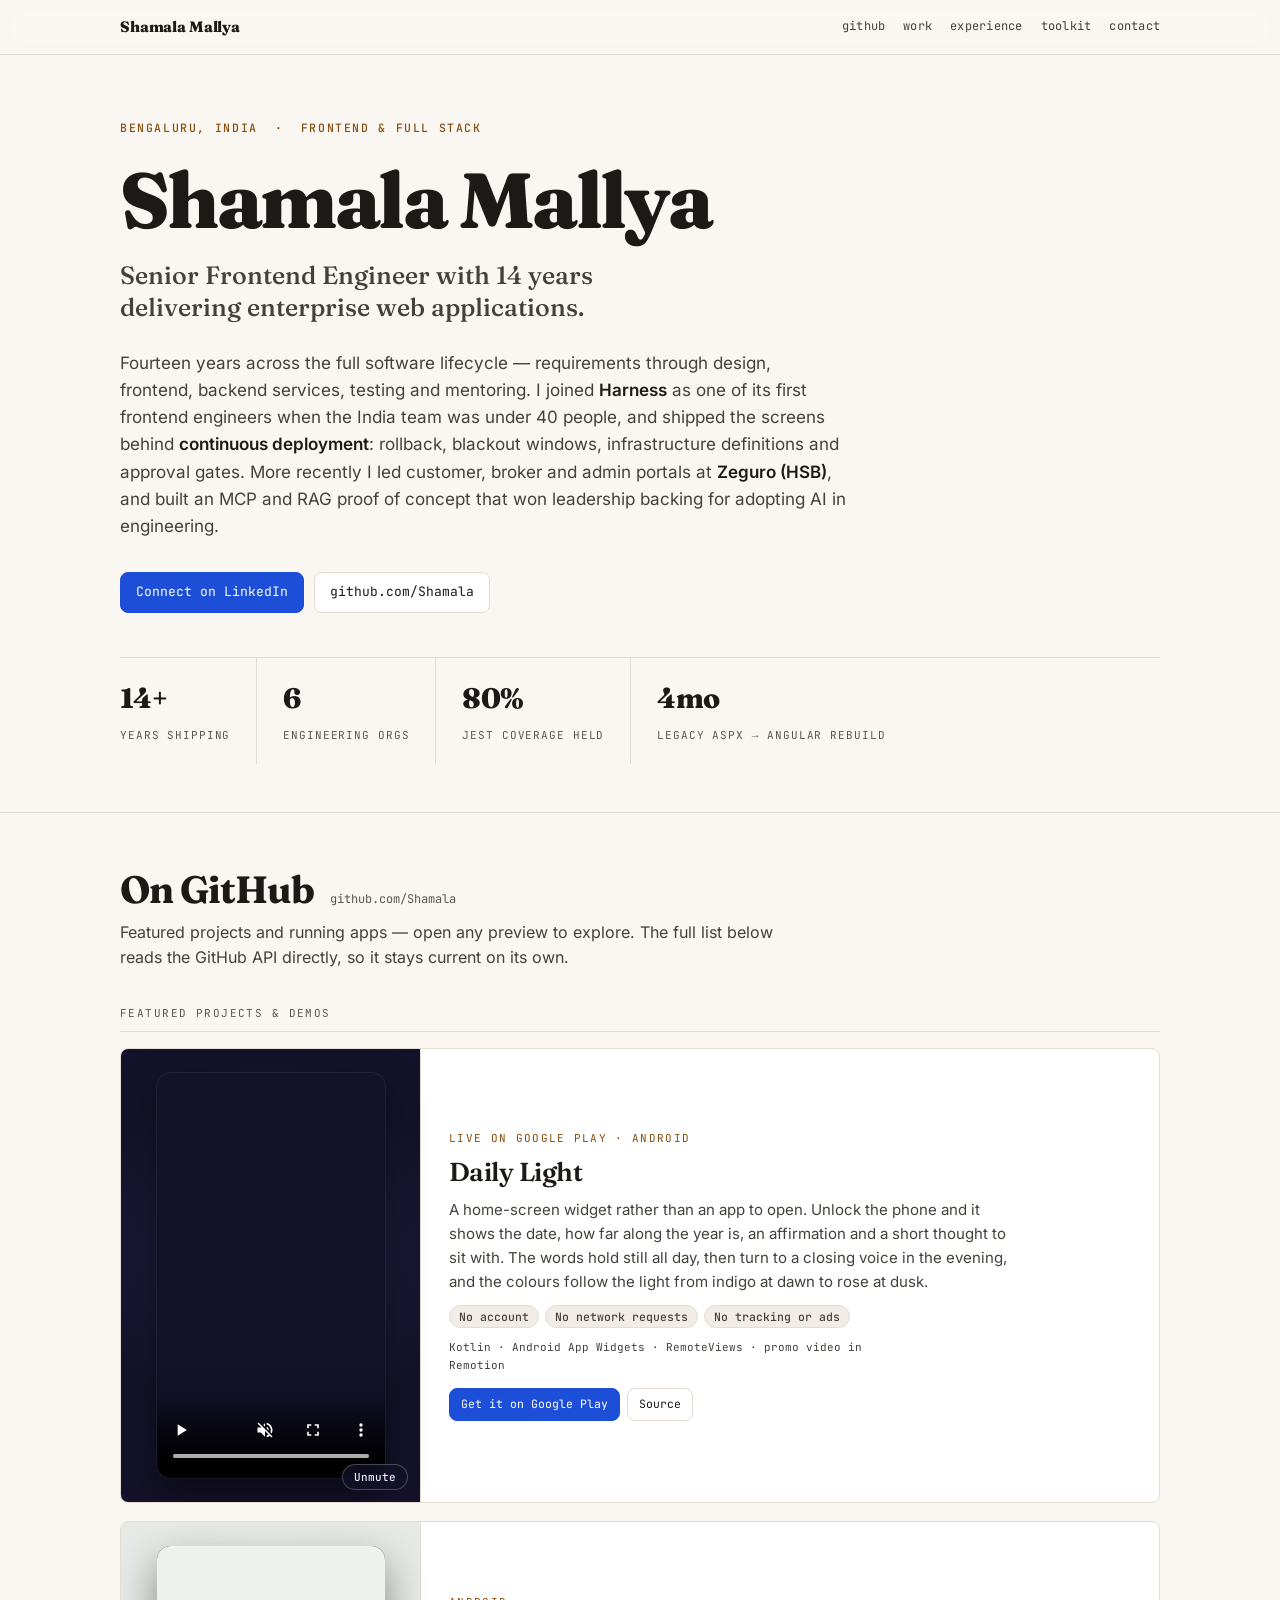
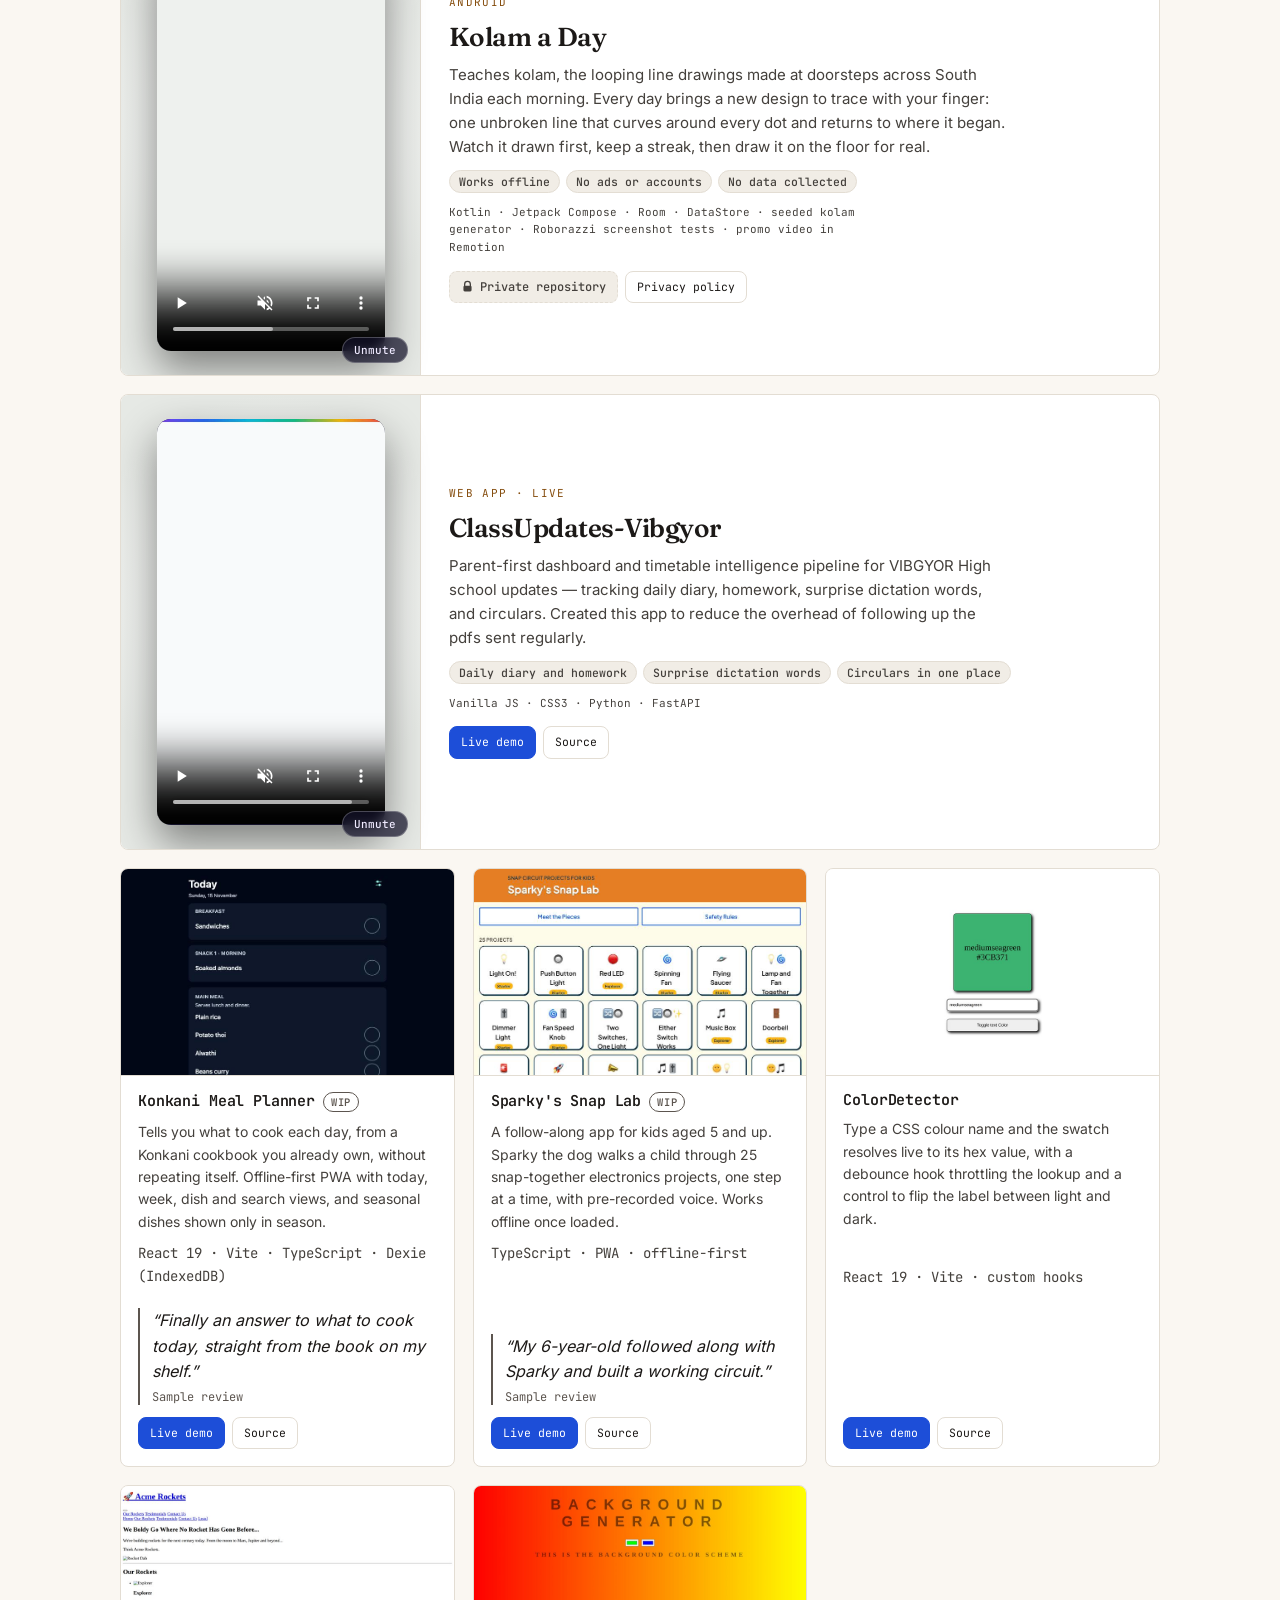
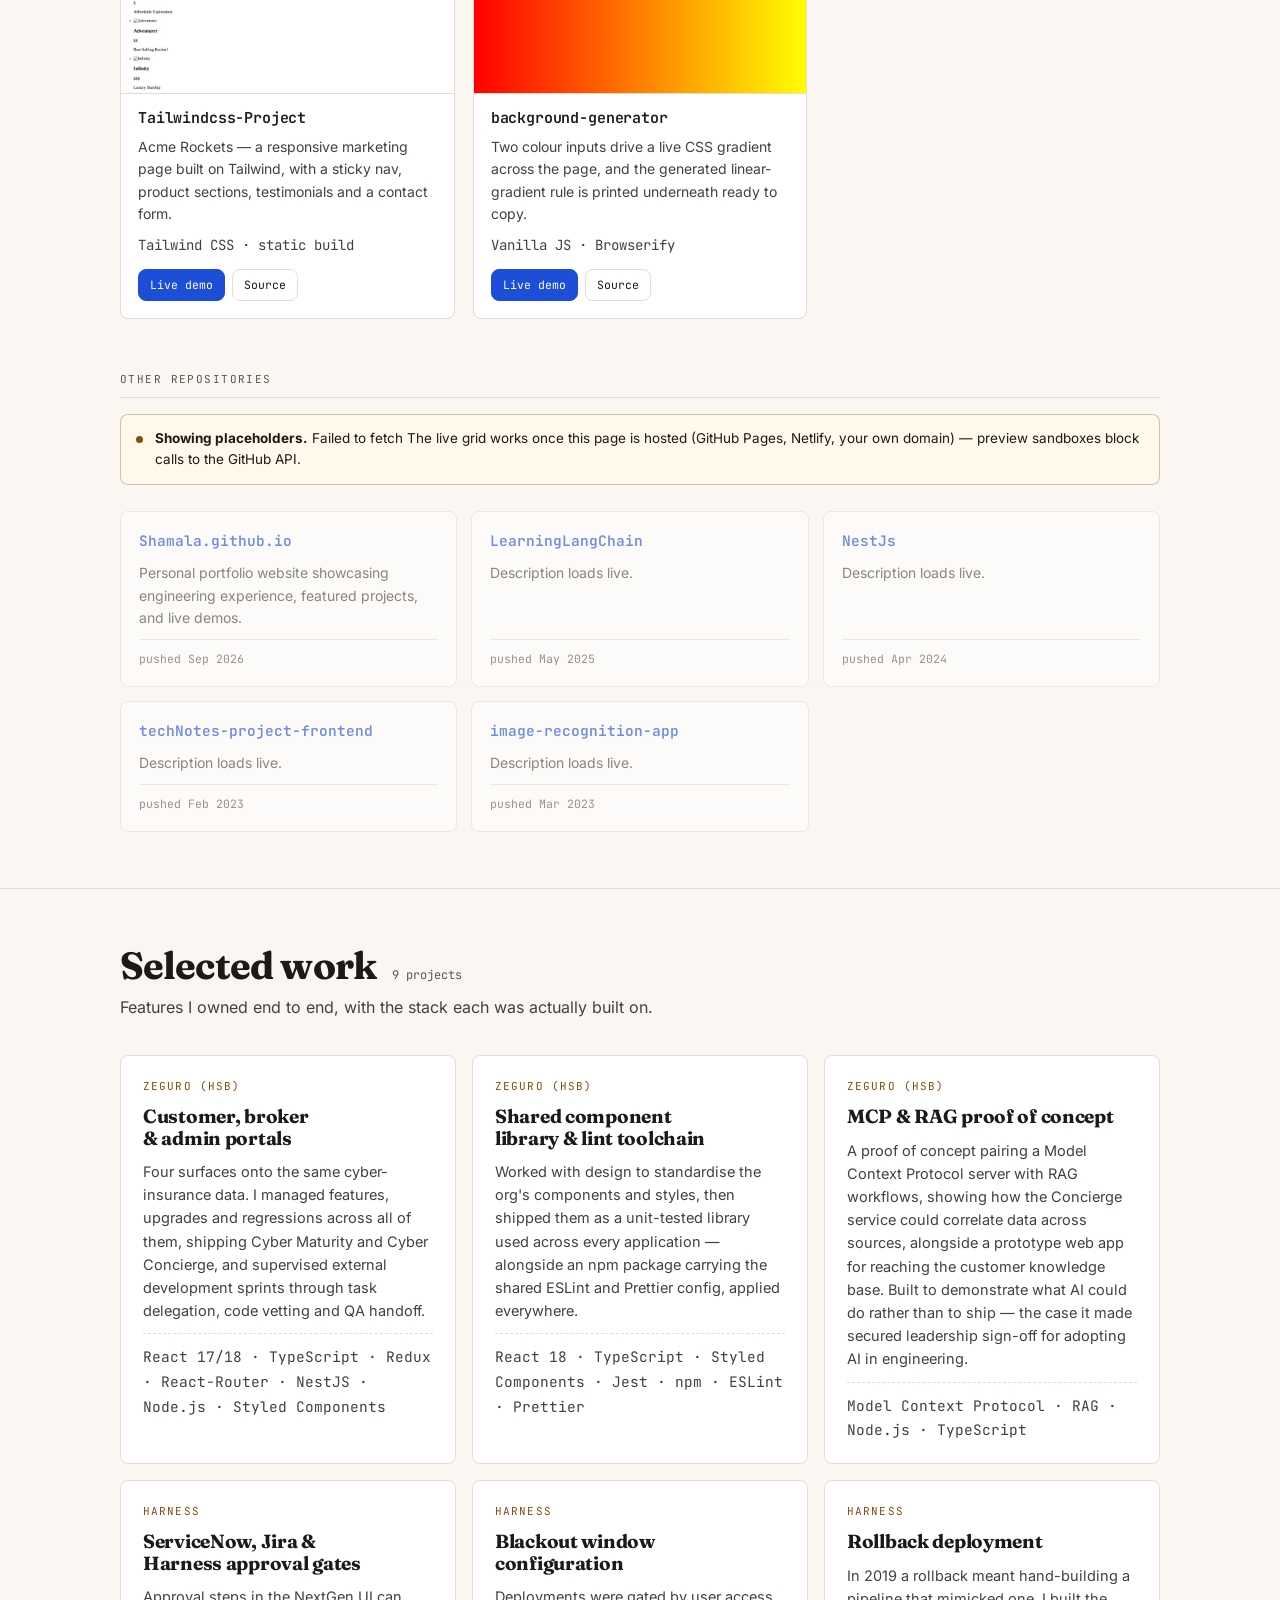
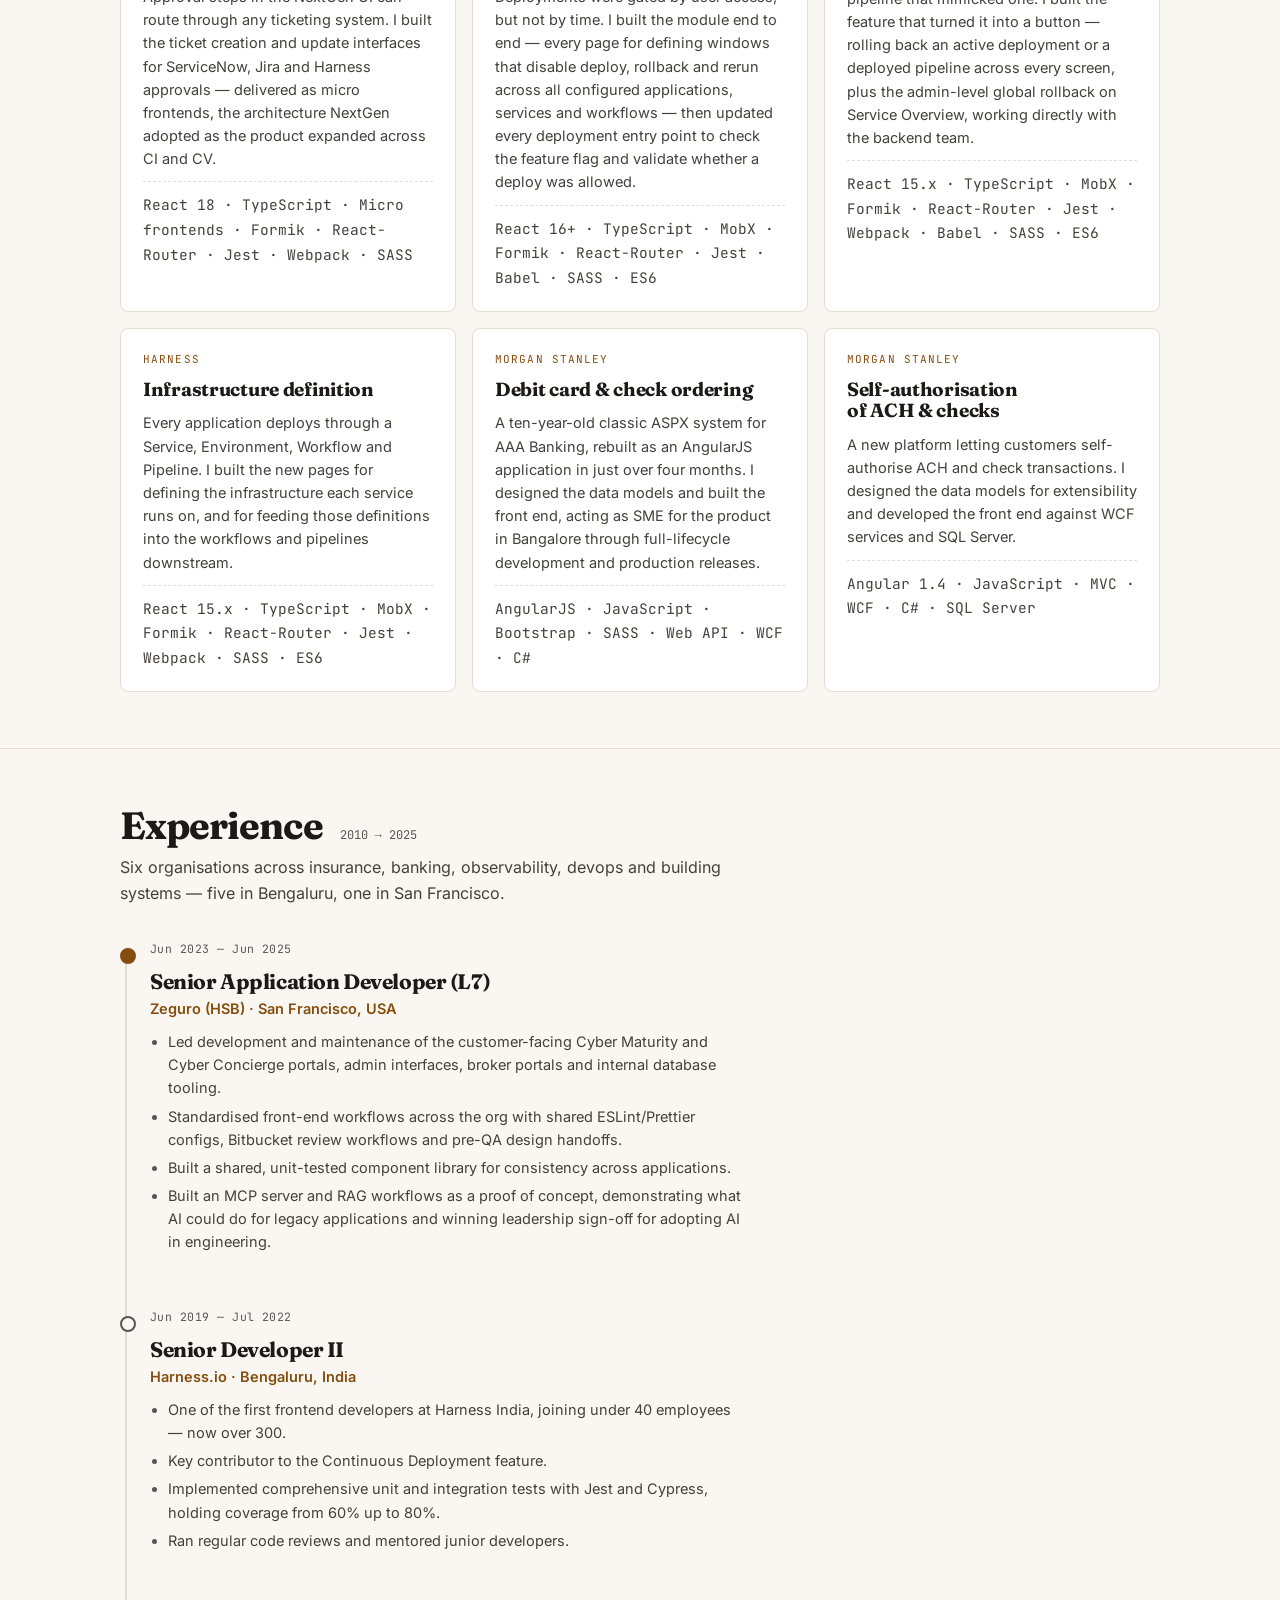
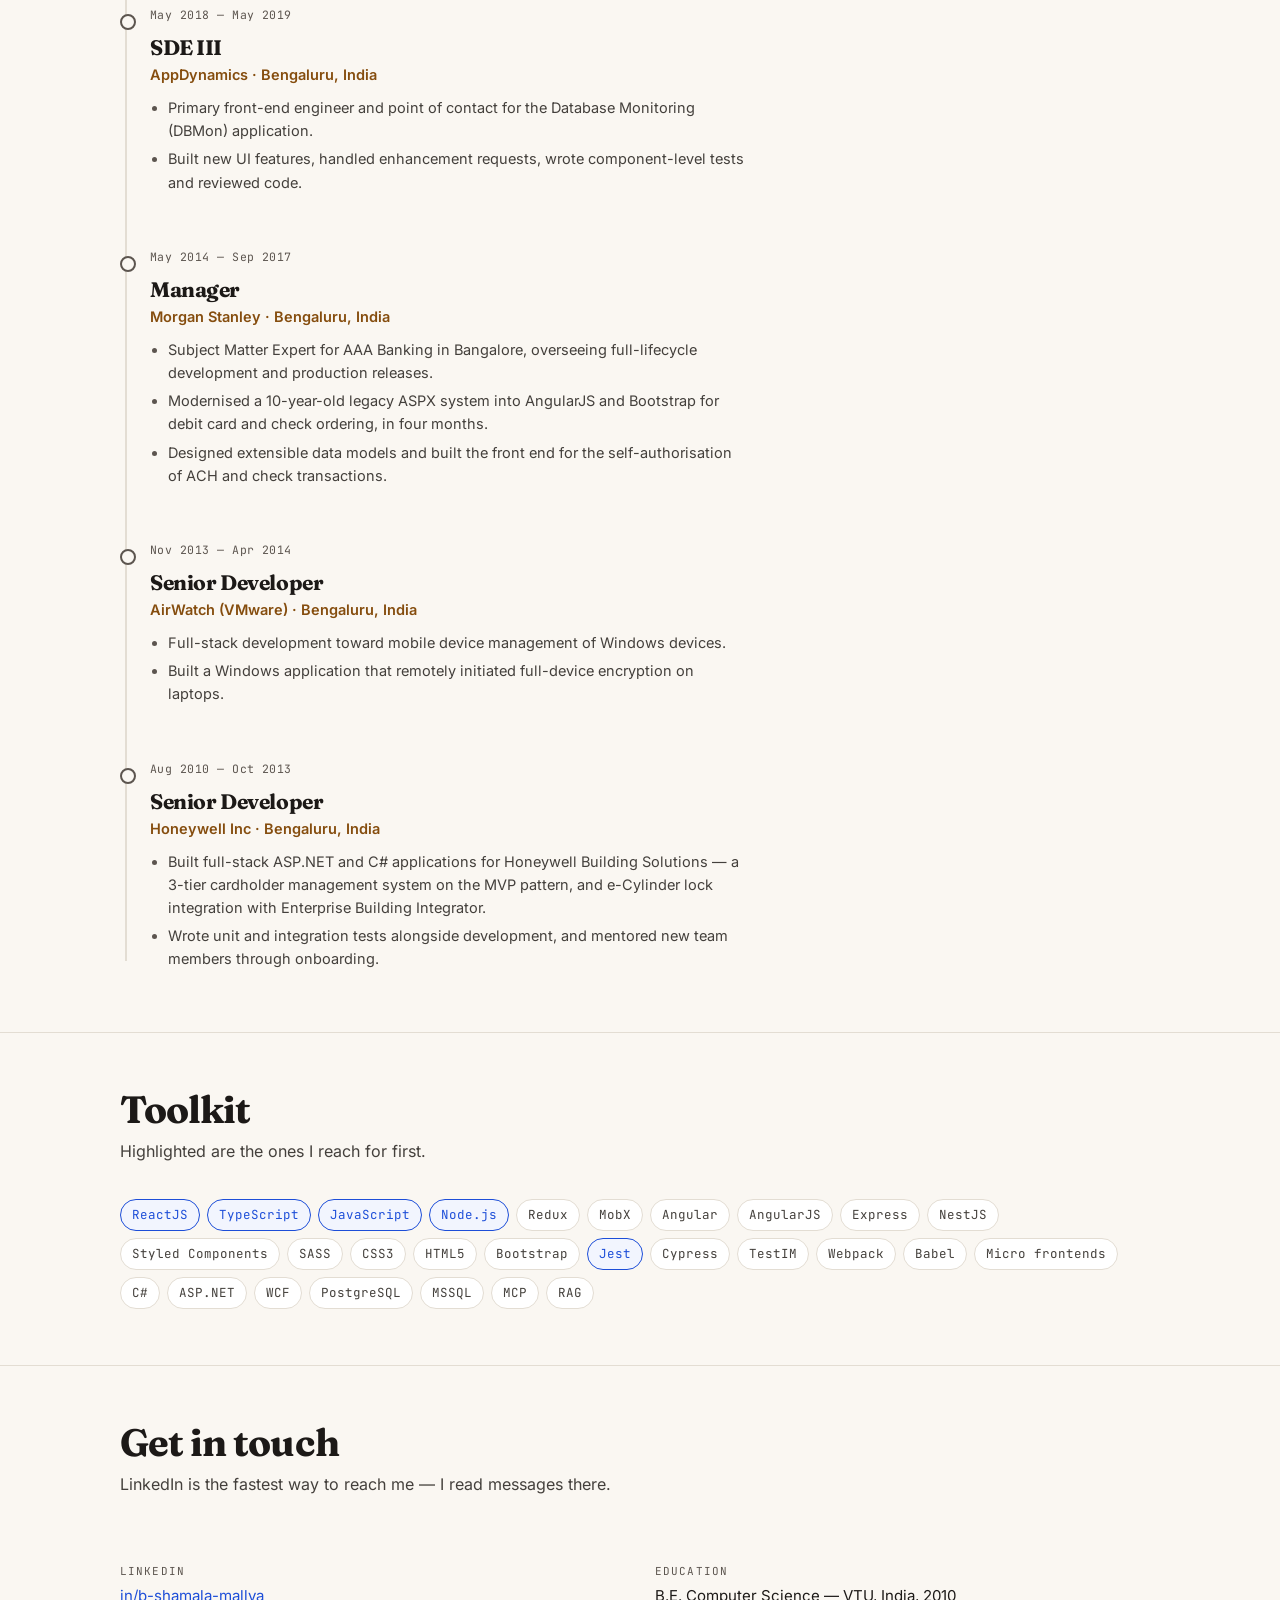
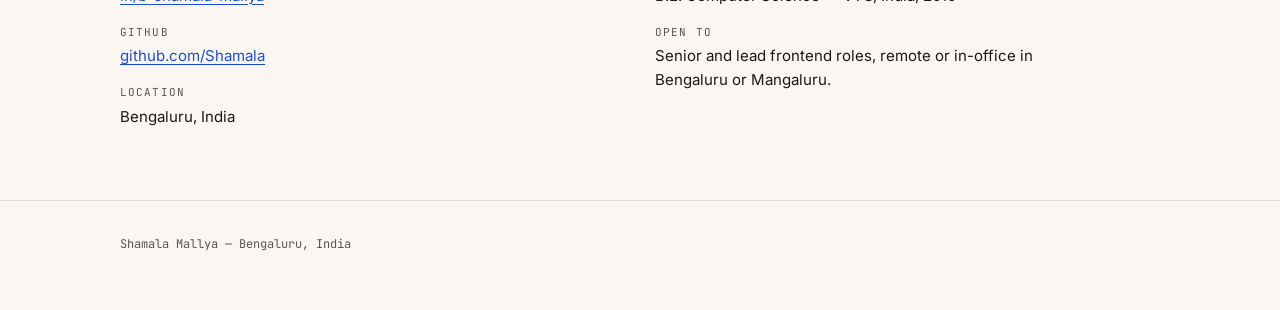
<file: index.html>
<!doctype html>
<html lang="en">
<head>
  <meta charset="utf-8" />
  <meta name="viewport" content="width=device-width, initial-scale=1" />
  <title>Shamala Mallya</title>
  <meta
    name="description"
    content="Shamala Mallya — Senior Frontend Engineer in Bengaluru with 14 years building enterprise web applications at Harness, Zeguro (HSB), AppDynamics and Morgan Stanley."
  />
  <meta name="theme-color" content="#1D4ED8" />

  <link rel="icon" href="favicon.svg" type="image/svg+xml" />
  <link rel="icon" href="favicon-32.png" sizes="32x32" type="image/png" />
  <link rel="icon" href="favicon-16.png" sizes="16x16" type="image/png" />
  <link rel="apple-touch-icon" href="apple-touch-icon.png" />
  <link rel="alternate icon" href="favicon.ico" sizes="48x48" />

  <link rel="preload" href="fonts/fraunces-latin-wght-normal.woff2" as="font" type="font/woff2" crossorigin />
  <link rel="preload" href="fonts/inter-latin-wght-normal.woff2" as="font" type="font/woff2" crossorigin />

  <link rel="stylesheet" href="css/fonts.css" />
  <link rel="stylesheet" href="css/shamallya-tokens.css" />
  <link rel="stylesheet" href="css/tokens.css" />
  <link rel="stylesheet" href="css/base.css" />
  <link rel="stylesheet" href="css/layout.css" />
  <link rel="stylesheet" href="css/components.css" />
  <link rel="stylesheet" href="css/sections.css" />

  <script type="module" src="js/main.js"></script>
</head>
<body>
<header class="bar">
  <div class="wrap bar-in">
    <span class="sig">Shamala&nbsp;Mallya</span>
    <nav>
      <a href="#github">github</a>
      <a href="#work">work</a>
      <a href="#experience">experience</a>
      <a href="#toolkit">toolkit</a>
      <a href="#contact">contact</a>
    </nav>
  </div>
</header>

<main>
  <div class="wrap hero">
    <p class="eyebrow">
      Bengaluru, India &nbsp;·&nbsp; Frontend &amp; Full Stack
    </p>
    <h1>Shamala Mallya</h1>
    <p class="role">
      Senior Frontend Engineer with 14&nbsp;years delivering enterprise web
      applications.
    </p>
    <p class="lede">
      Fourteen years across the full software lifecycle — requirements through
      design, frontend, backend services, testing and mentoring. I joined
      <strong>Harness</strong> as one of its first frontend engineers when the
      India team was under 40 people, and shipped the screens behind
      <strong>continuous deployment</strong>: rollback, blackout windows,
      infrastructure definitions and approval gates. More recently I led
      customer, broker and admin portals at <strong>Zeguro (HSB)</strong>, and
      built an MCP and RAG proof of concept that won leadership backing for
      adopting AI in engineering.
    </p>

    <div class="links">
      <a
        class="btn primary"
        href="https://www.linkedin.com/in/b-shamala-mallya"
        target="_blank"
        rel="noopener"
        >Connect on LinkedIn</a
      >
      <a
        class="btn"
        id="gh-profile-link"
        href="https://github.com/Shamala"
        target="_blank"
        rel="noopener"
        >github.com/Shamala</a
      >
    </div>

    <div class="facts">
      <div class="fact"><b>14+</b><span>Years shipping</span></div>
      <div class="fact"><b>6</b><span>Engineering orgs</span></div>
      <div class="fact"><b>80%</b><span>Jest coverage held</span></div>
      <div class="fact">
        <b>4mo</b><span>Legacy ASPX → Angular rebuild</span>
      </div>
    </div>
  </div>

  <!-- ============ GITHUB ============ -->
  <section id="github">
    <div class="wrap">
      <div class="sec-head">
        <h2>On GitHub</h2>
        <span class="count" id="repo-count">github.com/Shamala</span>
      </div>
      <p class="sec-sub">
        Featured projects and running apps — open any preview to explore. The
        full list below reads the GitHub API directly, so it stays current on
        its own.
      </p>

      <p class="subhead">Featured projects &amp; demos</p>
      <div class="demos" id="demos">
        <!-- rendered by js/components/demos.js from js/data/demos.js -->
      </div>

      <p class="subhead later">Other repositories</p>

      <div class="gh-note" id="gh-note">
        <span class="dot" aria-hidden="true"></span>
        <div id="gh-note-text">
          Showing repository names and dates only. Descriptions, languages and
          stars load from the GitHub API once this page is hosted — preview
          sandboxes block that call.
        </div>
      </div>

      <div class="repos" id="repos">
        <a
          class="repo ghost"
          href="https://github.com/Shamala/Shamala.github.io"
          target="_blank"
          rel="noopener"
        >
          <span class="repo-name">Shamala.github.io</span>
          <p class="repo-desc">
            Personal portfolio website showcasing engineering experience,
            featured projects, and live demos.
          </p>
          <div class="repo-meta"><span>pushed Sep 2026</span></div>
        </a>
        <a
          class="repo ghost"
          href="https://github.com/Shamala/LearningLangChain"
          target="_blank"
          rel="noopener"
        >
          <span class="repo-name">LearningLangChain</span>
          <p class="repo-desc">Description loads live.</p>
          <div class="repo-meta"><span>pushed May 2025</span></div>
        </a>
        <a
          class="repo ghost"
          href="https://github.com/Shamala/NestJs"
          target="_blank"
          rel="noopener"
        >
          <span class="repo-name">NestJs</span>
          <p class="repo-desc">Description loads live.</p>
          <div class="repo-meta"><span>pushed Apr 2024</span></div>
        </a>
        <a
          class="repo ghost"
          href="https://github.com/Shamala/techNotes-project-frontend"
          target="_blank"
          rel="noopener"
        >
          <span class="repo-name">techNotes-project-frontend</span>
          <p class="repo-desc">Description loads live.</p>
          <div class="repo-meta"><span>pushed Feb 2023</span></div>
        </a>
        <a
          class="repo ghost"
          href="https://github.com/Shamala/image-recognition-app"
          target="_blank"
          rel="noopener"
        >
          <span class="repo-name">image-recognition-app</span>
          <p class="repo-desc">Description loads live.</p>
          <div class="repo-meta"><span>pushed Mar 2023</span></div>
        </a>
      </div>
    </div>
  </section>

  <!-- ============ WORK ============ -->
  <section id="work">
    <div class="wrap">
      <div class="sec-head">
        <h2>Selected work</h2>
        <span class="count">9 projects</span>
      </div>
      <p class="sec-sub">
        Features I owned end to end, with the stack each was actually built on.
      </p>

      <div class="work">
        <article class="card">
          <span class="at">Zeguro (HSB)</span>
          <h3>Customer, broker &amp; admin portals</h3>
          <p>
            Four surfaces onto the same cyber-insurance data. I managed
            features, upgrades and regressions across all of them, shipping
            Cyber Maturity and Cyber Concierge, and supervised external
            development sprints through task delegation, code vetting and QA
            handoff.
          </p>
          <p class="stack">
            React 17/18 · TypeScript · Redux · React-Router · NestJS · Node.js ·
            Styled Components
          </p>
        </article>

        <article class="card">
          <span class="at">Zeguro (HSB)</span>
          <h3>Shared component library &amp; lint toolchain</h3>
          <p>
            Worked with design to standardise the org's components and styles,
            then shipped them as a unit-tested library used across every
            application — alongside an npm package carrying the shared ESLint
            and Prettier config, applied everywhere.
          </p>
          <p class="stack">
            React 18 · TypeScript · Styled Components · Jest · npm · ESLint ·
            Prettier
          </p>
        </article>

        <article class="card">
          <span class="at">Zeguro (HSB)</span>
          <h3>MCP &amp; RAG proof of concept</h3>
          <p>
            A proof of concept pairing a Model Context Protocol server with RAG
            workflows, showing how the Concierge service could correlate data
            across sources, alongside a prototype web app for reaching the
            customer knowledge base. Built to demonstrate what AI could do
            rather than to ship — the case it made secured leadership sign-off
            for adopting AI in engineering.
          </p>
          <p class="stack">
            Model Context Protocol · RAG · Node.js · TypeScript
          </p>
        </article>

        <article class="card">
          <span class="at">Harness</span>
          <h3>ServiceNow, Jira &amp; Harness approval gates</h3>
          <p>
            Approval steps in the NextGen UI can route through any ticketing
            system. I built the ticket creation and update interfaces for
            ServiceNow, Jira and Harness approvals — delivered as micro
            frontends, the architecture NextGen adopted as the product expanded
            across CI and CV.
          </p>
          <p class="stack">
            React 18 · TypeScript · Micro frontends · Formik · React-Router ·
            Jest · Webpack · SASS
          </p>
        </article>

        <article class="card">
          <span class="at">Harness</span>
          <h3>Blackout window configuration</h3>
          <p>
            Deployments were gated by user access, but not by time. I built the
            module end to end — every page for defining windows that disable
            deploy, rollback and rerun across all configured applications,
            services and workflows — then updated every deployment entry point
            to check the feature flag and validate whether a deploy was allowed.
          </p>
          <p class="stack">
            React 16+ · TypeScript · MobX · Formik · React-Router · Jest · Babel
            · SASS · ES6
          </p>
        </article>

        <article class="card">
          <span class="at">Harness</span>
          <h3>Rollback deployment</h3>
          <p>
            In 2019 a rollback meant hand-building a pipeline that mimicked one.
            I built the feature that turned it into a button — rolling back an
            active deployment or a deployed pipeline across every screen, plus
            the admin-level global rollback on Service Overview, working
            directly with the backend team.
          </p>
          <p class="stack">
            React 15.x · TypeScript · MobX · Formik · React-Router · Jest ·
            Webpack · Babel · SASS · ES6
          </p>
        </article>

        <article class="card">
          <span class="at">Harness</span>
          <h3>Infrastructure definition</h3>
          <p>
            Every application deploys through a Service, Environment, Workflow
            and Pipeline. I built the new pages for defining the infrastructure
            each service runs on, and for feeding those definitions into the
            workflows and pipelines downstream.
          </p>
          <p class="stack">
            React 15.x · TypeScript · MobX · Formik · React-Router · Jest ·
            Webpack · SASS · ES6
          </p>
        </article>

        <article class="card">
          <span class="at">Morgan Stanley</span>
          <h3>Debit card &amp; check ordering</h3>
          <p>
            A ten-year-old classic ASPX system for AAA Banking, rebuilt as an
            AngularJS application in just over four months. I designed the data
            models and built the front end, acting as SME for the product in
            Bangalore through full-lifecycle development and production
            releases.
          </p>
          <p class="stack">
            AngularJS · JavaScript · Bootstrap · SASS · Web API · WCF · C#
          </p>
        </article>

        <article class="card">
          <span class="at">Morgan Stanley</span>
          <h3>Self-authorisation of ACH &amp; checks</h3>
          <p>
            A new platform letting customers self-authorise ACH and check
            transactions. I designed the data models for extensibility and
            developed the front end against WCF services and SQL Server.
          </p>
          <p class="stack">
            Angular 1.4 · JavaScript · MVC · WCF · C# · SQL Server
          </p>
        </article>
      </div>
    </div>
  </section>

  <!-- ============ EXPERIENCE ============ -->
  <section id="experience">
    <div class="wrap">
      <div class="sec-head">
        <h2>Experience</h2>
        <span class="count">2010 → 2025</span>
      </div>
      <p class="sec-sub">
        Six organisations across insurance, banking, observability, devops and
        building systems — five in Bengaluru, one in San Francisco.
      </p>

      <div class="pipe">
        <article class="stage now">
          <p class="period">Jun 2023 — Jun 2025</p>
          <h3>Senior Application Developer (L7)</h3>
          <p class="org">Zeguro (HSB) · San Francisco, USA</p>
          <ul>
            <li>
              Led development and maintenance of the customer-facing Cyber
              Maturity and Cyber Concierge portals, admin interfaces, broker
              portals and internal database tooling.
            </li>
            <li>
              Standardised front-end workflows across the org with shared
              ESLint/Prettier configs, Bitbucket review workflows and pre-QA
              design handoffs.
            </li>
            <li>
              Built a shared, unit-tested component library for consistency
              across applications.
            </li>
            <li>
              Built an MCP server and RAG workflows as a proof of concept,
              demonstrating what AI could do for legacy applications and winning
              leadership sign-off for adopting AI in engineering.
            </li>
          </ul>
        </article>

        <article class="stage">
          <p class="period">Jun 2019 — Jul 2022</p>
          <h3>Senior Developer II</h3>
          <p class="org">Harness.io · Bengaluru, India</p>
          <ul>
            <li>
              One of the first frontend developers at Harness India, joining
              under 40 employees — now over 300.
            </li>
            <li>Key contributor to the Continuous Deployment feature.</li>
            <li>
              Implemented comprehensive unit and integration tests with Jest and
              Cypress, holding coverage from 60% up to 80%.
            </li>
            <li>Ran regular code reviews and mentored junior developers.</li>
          </ul>
        </article>

        <article class="stage">
          <p class="period">May 2018 — May 2019</p>
          <h3>SDE III</h3>
          <p class="org">AppDynamics · Bengaluru, India</p>
          <ul>
            <li>
              Primary front-end engineer and point of contact for the Database
              Monitoring (DBMon) application.
            </li>
            <li>
              Built new UI features, handled enhancement requests, wrote
              component-level tests and reviewed code.
            </li>
          </ul>
        </article>

        <article class="stage">
          <p class="period">May 2014 — Sep 2017</p>
          <h3>Manager</h3>
          <p class="org">Morgan Stanley · Bengaluru, India</p>
          <ul>
            <li>
              Subject Matter Expert for AAA Banking in Bangalore, overseeing
              full-lifecycle development and production releases.
            </li>
            <li>
              Modernised a 10-year-old legacy ASPX system into AngularJS and
              Bootstrap for debit card and check ordering, in four months.
            </li>
            <li>
              Designed extensible data models and built the front end for the
              self-authorisation of ACH and check transactions.
            </li>
          </ul>
        </article>

        <article class="stage">
          <p class="period">Nov 2013 — Apr 2014</p>
          <h3>Senior Developer</h3>
          <p class="org">AirWatch (VMware) · Bengaluru, India</p>
          <ul>
            <li>
              Full-stack development toward mobile device management of Windows
              devices.
            </li>
            <li>
              Built a Windows application that remotely initiated full-device
              encryption on laptops.
            </li>
          </ul>
        </article>

        <article class="stage">
          <p class="period">Aug 2010 — Oct 2013</p>
          <h3>Senior Developer</h3>
          <p class="org">Honeywell Inc · Bengaluru, India</p>
          <ul>
            <li>
              Built full-stack ASP.NET and C# applications for Honeywell
              Building Solutions — a 3-tier cardholder management system on the
              MVP pattern, and e-Cylinder lock integration with Enterprise
              Building Integrator.
            </li>
            <li>
              Wrote unit and integration tests alongside development, and
              mentored new team members through onboarding.
            </li>
          </ul>
        </article>
      </div>
    </div>
  </section>

  <!-- ============ TOOLKIT ============ -->
  <section id="toolkit">
    <div class="wrap">
      <div class="sec-head"><h2>Toolkit</h2></div>
      <p class="sec-sub">Highlighted are the ones I reach for first.</p>
      <div class="chips">
        <span class="chip key">ReactJS</span>
        <span class="chip key">TypeScript</span>
        <span class="chip key">JavaScript</span>
        <span class="chip key">Node.js</span>
        <span class="chip">Redux</span>
        <span class="chip">MobX</span>
        <span class="chip">Angular</span>
        <span class="chip">AngularJS</span>
        <span class="chip">Express</span>
        <span class="chip">NestJS</span>
        <span class="chip">Styled Components</span>
        <span class="chip">SASS</span>
        <span class="chip">CSS3</span>
        <span class="chip">HTML5</span>
        <span class="chip">Bootstrap</span>
        <span class="chip key">Jest</span>
        <span class="chip">Cypress</span>
        <span class="chip">TestIM</span>
        <span class="chip">Webpack</span>
        <span class="chip">Babel</span>
        <span class="chip">Micro frontends</span>
        <span class="chip">C#</span>
        <span class="chip">ASP.NET</span>
        <span class="chip">WCF</span>
        <span class="chip">PostgreSQL</span>
        <span class="chip">MSSQL</span>
        <span class="chip">MCP</span>
        <span class="chip">RAG</span>
      </div>
    </div>
  </section>

  <!-- ============ CONTACT ============ -->
  <section id="contact">
    <div class="wrap">
      <div class="sec-head"><h2>Get in touch</h2></div>
      <p class="sec-sub">
        LinkedIn is the fastest way to reach me — I read messages there.
      </p>
      <div class="grid-2">
        <dl class="kv">
          <dt>LinkedIn</dt>
          <dd>
            <a
              href="https://www.linkedin.com/in/b-shamala-mallya"
              target="_blank"
              rel="noopener"
              >in/b-shamala-mallya</a
            >
          </dd>
          <dt>GitHub</dt>
          <dd>
            <a href="https://github.com/Shamala" target="_blank" rel="noopener"
              >github.com/Shamala</a
            >
          </dd>
          <dt>Location</dt>
          <dd>Bengaluru, India</dd>
        </dl>
        <dl class="kv">
          <dt>Education</dt>
          <dd>B.E. Computer Science — VTU, India, 2010</dd>
          <dt>Open to</dt>
          <dd>
            Senior and lead frontend roles, remote or in-office in<br />Bengaluru
            or Mangaluru.
          </dd>
        </dl>
      </div>
    </div>
  </section>
</main>

<footer>
  <div class="wrap">
    <p>Shamala Mallya — Bengaluru, India</p>
  </div>
</footer>
</body>
</html>
</file>
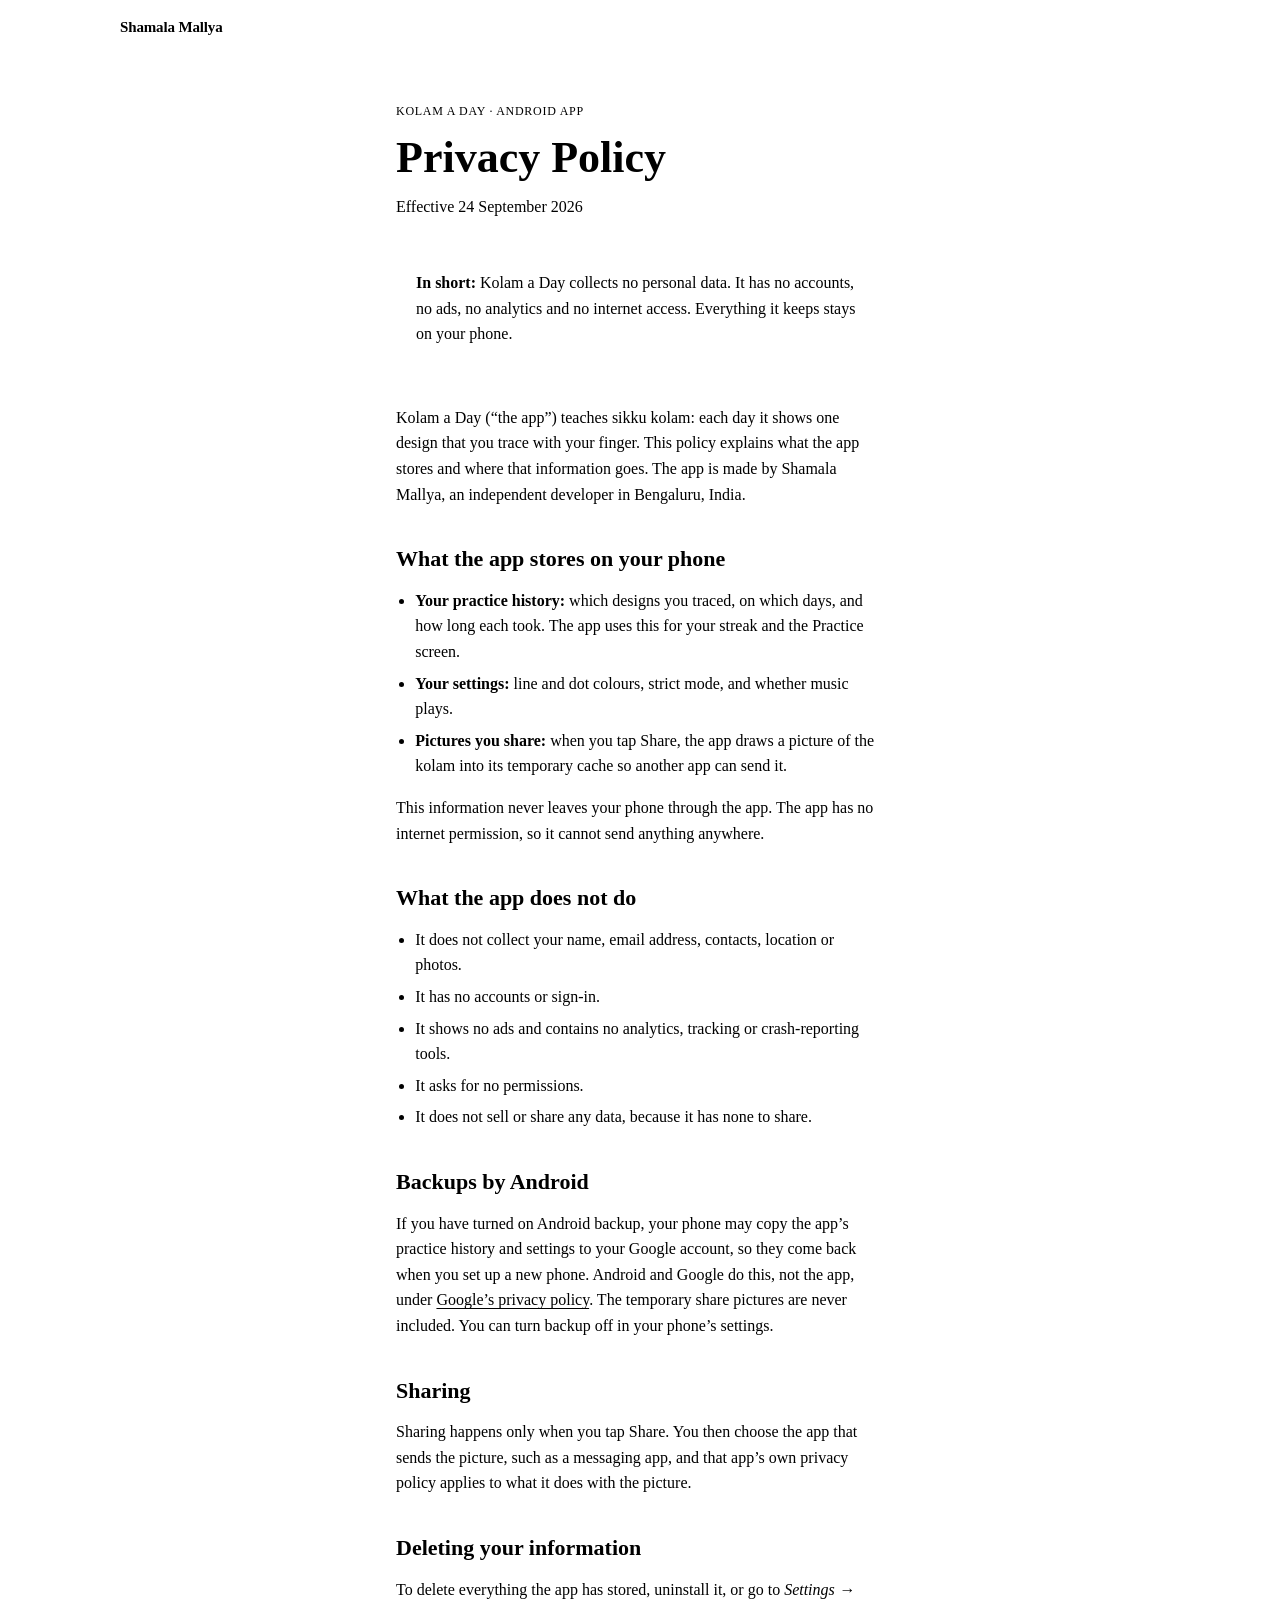
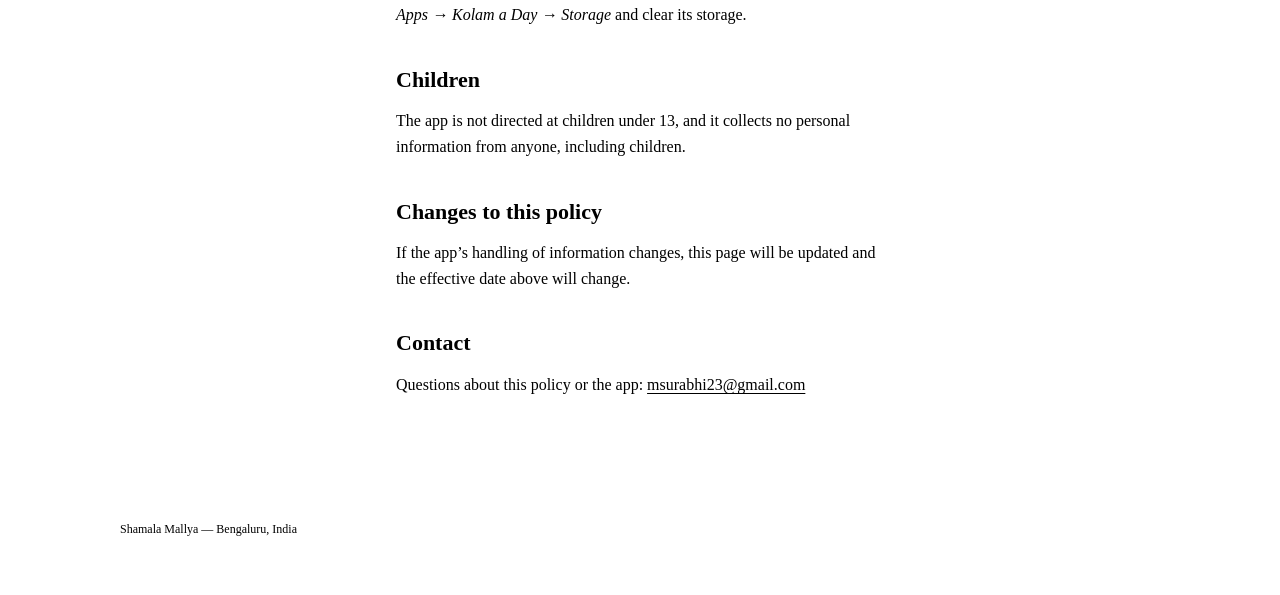
<file: kolam-a-day/privacy/index.html>
<!doctype html>
<html lang="en">
<head>
  <meta charset="utf-8" />
  <meta name="viewport" content="width=device-width, initial-scale=1" />
  <title>Kolam a Day — Privacy Policy</title>
  <meta
    name="description"
    content="Privacy policy for Kolam a Day, an offline Android app that teaches sikku kolam. The app collects no personal data."
  />
  <meta name="theme-color" content="#1f4fd8" />

  <link rel="icon" href="../../favicon.svg" type="image/svg+xml" />
  <link rel="icon" href="../../favicon-32.png" sizes="32x32" type="image/png" />

  <link rel="preconnect" href="https://fonts.googleapis.com" />
  <link rel="preconnect" href="https://fonts.gstatic.com" crossorigin />
  <link
    rel="stylesheet"
    href="https://fonts.googleapis.com/css2?family=Bricolage+Grotesque:opsz,wght@12..96,500;12..96,700;12..96,800&family=IBM+Plex+Mono:wght@400;500;600&family=Public+Sans:wght@400;500;600&display=swap"
  />

  <link rel="stylesheet" href="../../css/tokens.css" />
  <link rel="stylesheet" href="../../css/base.css" />
  <link rel="stylesheet" href="../../css/layout.css" />
  <style>
    .policy {
      max-width: var(--measure);
      padding-block: 48px 72px;
    }
    .policy .eyebrow {
      font-family: var(--mono);
      font-size: 12px;
      letter-spacing: 0.06em;
      text-transform: uppercase;
      color: var(--ink-3);
      margin: 0 0 12px;
    }
    .policy h1 {
      font-size: clamp(32px, 5vw, 44px);
      margin-bottom: 12px;
    }
    .policy .updated {
      color: var(--ink-2);
      margin: 0 0 32px;
    }
    .policy .summary {
      background: var(--surface);
      border: 1px solid var(--line);
      border-radius: var(--r);
      padding: 18px 20px;
      margin: 0 0 40px;
    }
    .policy h2 {
      font-size: 22px;
      margin: 40px 0 12px;
    }
    .policy p,
    .policy li {
      color: var(--ink);
    }
    .policy ul {
      padding-left: 1.2em;
    }
    .policy li + li {
      margin-top: 6px;
    }
  </style>
</head>
<body>
<header class="bar">
  <div class="wrap bar-in">
    <a class="sig" href="../../" style="color: inherit; text-decoration: none">Shamala&nbsp;Mallya</a>
  </div>
</header>

<main>
  <article class="wrap policy">
    <p class="eyebrow">Kolam a Day · Android app</p>
    <h1>Privacy Policy</h1>
    <p class="updated">Effective 24 September 2026</p>

    <p class="summary">
      <strong>In short:</strong> Kolam a Day collects no personal data. It has no
      accounts, no ads, no analytics and no internet access. Everything it keeps
      stays on your phone.
    </p>

    <p>
      Kolam a Day (“the app”) teaches sikku kolam: each day it shows one design
      that you trace with your finger. This policy explains what the app stores
      and where that information goes. The app is made by Shamala Mallya, an
      independent developer in Bengaluru, India.
    </p>

    <h2>What the app stores on your phone</h2>
    <ul>
      <li>
        <strong>Your practice history:</strong> which designs you traced, on which
        days, and how long each took. The app uses this for your streak and the
        Practice screen.
      </li>
      <li>
        <strong>Your settings:</strong> line and dot colours, strict mode, and
        whether music plays.
      </li>
      <li>
        <strong>Pictures you share:</strong> when you tap Share, the app draws a
        picture of the kolam into its temporary cache so another app can send it.
      </li>
    </ul>
    <p>
      This information never leaves your phone through the app. The app has no
      internet permission, so it cannot send anything anywhere.
    </p>

    <h2>What the app does not do</h2>
    <ul>
      <li>It does not collect your name, email address, contacts, location or photos.</li>
      <li>It has no accounts or sign-in.</li>
      <li>It shows no ads and contains no analytics, tracking or crash-reporting tools.</li>
      <li>It asks for no permissions.</li>
      <li>It does not sell or share any data, because it has none to share.</li>
    </ul>

    <h2>Backups by Android</h2>
    <p>
      If you have turned on Android backup, your phone may copy the app’s practice
      history and settings to your Google account, so they come back when you set
      up a new phone. Android and Google do this, not the app, under
      <a href="https://policies.google.com/privacy">Google’s privacy policy</a>.
      The temporary share pictures are never included. You can turn backup off in
      your phone’s settings.
    </p>

    <h2>Sharing</h2>
    <p>
      Sharing happens only when you tap Share. You then choose the app that sends
      the picture, such as a messaging app, and that app’s own privacy policy
      applies to what it does with the picture.
    </p>

    <h2>Deleting your information</h2>
    <p>
      To delete everything the app has stored, uninstall it, or go to
      <em>Settings → Apps → Kolam a Day → Storage</em> and clear its storage.
    </p>

    <h2>Children</h2>
    <p>
      The app is not directed at children under 13, and it collects no personal
      information from anyone, including children.
    </p>

    <h2>Changes to this policy</h2>
    <p>
      If the app’s handling of information changes, this page will be updated and
      the effective date above will change.
    </p>

    <h2>Contact</h2>
    <p>
      Questions about this policy or the app:
      <a href="mailto:msurabhi23@gmail.com">msurabhi23@gmail.com</a>
    </p>
  </article>
</main>

<footer>
  <div class="wrap">
    <p>Shamala Mallya — Bengaluru, India</p>
  </div>
</footer>
</body>
</html>
</file>
<file: css/fonts.css>
/* Self-hosted fonts for the ShaMallya type pairing (SIL Open Font License; licences in fonts/).
   Latin subset, variable weight. No requests to third-party font servers. */
@font-face {
  font-family: "Fraunces";
  font-style: normal;
  font-weight: 100 900;
  font-display: swap;
  src: url("../fonts/fraunces-latin-wght-normal.woff2") format("woff2-variations");
}
@font-face {
  font-family: "Inter";
  font-style: normal;
  font-weight: 100 900;
  font-display: swap;
  src: url("../fonts/inter-latin-wght-normal.woff2") format("woff2-variations");
}
@font-face {
  font-family: "JetBrains Mono";
  font-style: normal;
  font-weight: 100 800;
  font-display: swap;
  src: url("../fonts/jetbrains-mono-latin-wght-normal.woff2") format("woff2-variations");
}
</file>
<file: css/shamallya-tokens.css>
/* Generated by build/build.mjs from tokens/. Do not edit by hand. */
/* Light is the default. Dark applies with data-theme="dark", or automatically when the system prefers dark and data-theme is not "light". */
:root {
  color-scheme: light;
  --shamallya-primitive-color-tag-blue-light-text: #142a5d;
  --shamallya-primitive-color-tag-blue-light-background: #dfe5f5;
  --shamallya-primitive-color-tag-blue-light-border: #c3cee7;
  --shamallya-primitive-color-tag-blue-dark-text: #bacbf4;
  --shamallya-primitive-color-tag-blue-dark-background: #202639;
  --shamallya-primitive-color-tag-blue-dark-border: #313d5b;
  --shamallya-primitive-color-tag-amber-light-text: #5d4214;
  --shamallya-primitive-color-tag-amber-light-background: #f8eedb;
  --shamallya-primitive-color-tag-amber-light-border: #eadbc0;
  --shamallya-primitive-color-tag-amber-dark-text: #f5deb9;
  --shamallya-primitive-color-tag-amber-dark-background: #3b2f1e;
  --shamallya-primitive-color-tag-amber-dark-border: #5c4c2f;
  --shamallya-primitive-color-tag-green-light-text: #205d14;
  --shamallya-primitive-color-tag-green-light-background: #e3f7db;
  --shamallya-primitive-color-tag-green-light-border: #cae9c0;
  --shamallya-primitive-color-tag-green-dark-text: #c4f4b9;
  --shamallya-primitive-color-tag-green-dark-background: #24391e;
  --shamallya-primitive-color-tag-green-dark-border: #385c2f;
  --shamallya-primitive-color-tag-purple-light-text: #3e145d;
  --shamallya-primitive-color-tag-purple-light-background: #eedef5;
  --shamallya-primitive-color-tag-purple-light-border: #dac2e7;
  --shamallya-primitive-color-tag-purple-dark-text: #dcbaf4;
  --shamallya-primitive-color-tag-purple-dark-background: #2f1e39;
  --shamallya-primitive-color-tag-purple-dark-border: #4a305b;
  --shamallya-primitive-color-tag-orange-light-text: #5d2c14;
  --shamallya-primitive-color-tag-orange-light-background: #f8e6db;
  --shamallya-primitive-color-tag-orange-light-border: #eacfc0;
  --shamallya-primitive-color-tag-orange-dark-text: #f5cdb9;
  --shamallya-primitive-color-tag-orange-dark-background: #3b271e;
  --shamallya-primitive-color-tag-orange-dark-border: #5c3f2f;
  --shamallya-primitive-color-tag-red-light-text: #5d1a14;
  --shamallya-primitive-color-tag-red-light-background: #f8e0db;
  --shamallya-primitive-color-tag-red-light-border: #eac6c0;
  --shamallya-primitive-color-tag-red-dark-text: #f5beb9;
  --shamallya-primitive-color-tag-red-dark-background: #3b201e;
  --shamallya-primitive-color-tag-red-dark-border: #5c342f;
  --shamallya-primitive-color-tag-pink-light-text: #5d1432;
  --shamallya-primitive-color-tag-pink-light-background: #f8dee6;
  --shamallya-primitive-color-tag-pink-light-border: #eac2d0;
  --shamallya-primitive-color-tag-pink-dark-text: #f5bad1;
  --shamallya-primitive-color-tag-pink-dark-background: #3b1e28;
  --shamallya-primitive-color-tag-pink-dark-border: #5c3042;
  --shamallya-primitive-color-tag-indigo-light-text: #1d145d;
  --shamallya-primitive-color-tag-indigo-light-background: #e3def5;
  --shamallya-primitive-color-tag-indigo-light-border: #c9c2e7;
  --shamallya-primitive-color-tag-indigo-dark-text: #c2baf4;
  --shamallya-primitive-color-tag-indigo-dark-background: #231e39;
  --shamallya-primitive-color-tag-indigo-dark-border: #37305b;
  --shamallya-primitive-color-tag-neutral-light-text: #44403c;
  --shamallya-primitive-color-tag-neutral-light-background: #f1ede6;
  --shamallya-primitive-color-tag-neutral-light-border: #e3ddd3;
  --shamallya-primitive-color-tag-neutral-dark-text: #e7e2da;
  --shamallya-primitive-color-tag-neutral-dark-background: #2a2623;
  --shamallya-primitive-color-tag-neutral-dark-border: #3b3631; /** Chosen here; ADR-0008 left it open */
  --shamallya-primitive-color-blue-50: #f2f5fe;
  --shamallya-primitive-color-blue-100: #e2e9fd;
  --shamallya-primitive-color-blue-200: #c3d2fa;
  --shamallya-primitive-color-blue-300: #a2b8f7;
  --shamallya-primitive-color-blue-400: #7a9af4; /** Dark-mode text step */
  --shamallya-primitive-color-blue-500: #1d4ed8; /** Brand anchor */
  --shamallya-primitive-color-blue-600: #1d46bb;
  --shamallya-primitive-color-blue-700: #1d3e9e;
  --shamallya-primitive-color-blue-800: #1d3478;
  --shamallya-primitive-color-blue-900: #1c2a55;
  --shamallya-primitive-color-blue-950: #1c233a;
  --shamallya-primitive-color-blue-dark-fill: #3863dd; /** Dark-mode fill: base lifted about 12% toward white */
  --shamallya-primitive-color-red-50: #fdf2ed;
  --shamallya-primitive-color-red-100: #fae2d7;
  --shamallya-primitive-color-red-200: #f5c3ae;
  --shamallya-primitive-color-red-300: #efa180;
  --shamallya-primitive-color-red-400: #e8794a; /** Dark-mode text step */
  --shamallya-primitive-color-red-500: #b03608; /** Brand anchor */
  --shamallya-primitive-color-red-600: #9a320a;
  --shamallya-primitive-color-red-700: #842d0d;
  --shamallya-primitive-color-red-800: #662810;
  --shamallya-primitive-color-red-900: #4b2212;
  --shamallya-primitive-color-red-950: #371e14;
  --shamallya-primitive-color-red-dark-fill: #b94e26; /** Dark-mode fill: base lifted about 12% toward white */
  --shamallya-primitive-color-yellow-50: #fef9ea;
  --shamallya-primitive-color-yellow-100: #fcf2d1;
  --shamallya-primitive-color-yellow-200: #f9e4a2;
  --shamallya-primitive-color-yellow-300: #f6d46e;
  --shamallya-primitive-color-yellow-400: #f2c230; /** Dark-mode text step */
  --shamallya-primitive-color-yellow-500: #eab308; /** Brand anchor */
  --shamallya-primitive-color-yellow-600: #b8800b;
  --shamallya-primitive-color-yellow-700: #854d0e; /** Text step for light surfaces (ochre) */
  --shamallya-primitive-color-yellow-800: #663d11;
  --shamallya-primitive-color-yellow-900: #4b3013;
  --shamallya-primitive-color-yellow-950: #362615;
  --shamallya-primitive-color-yellow-dark-fill: #eab308; /** Dark-mode fill: unchanged */
  --shamallya-primitive-color-green-50: #f4f8ed;
  --shamallya-primitive-color-green-100: #e6efd8;
  --shamallya-primitive-color-green-200: #ccdfb0;
  --shamallya-primitive-color-green-300: #afcd84;
  --shamallya-primitive-color-green-400: #8db84f; /** Dark-mode text step */
  --shamallya-primitive-color-green-500: #3f6b0b; /** Brand anchor */
  --shamallya-primitive-color-green-600: #3a5f0d;
  --shamallya-primitive-color-green-700: #34520f;
  --shamallya-primitive-color-green-800: #2e4211;
  --shamallya-primitive-color-green-900: #273313;
  --shamallya-primitive-color-green-950: #222815;
  --shamallya-primitive-color-green-dark-fill: #567d28; /** Dark-mode fill: base lifted about 12% toward white */
  --shamallya-primitive-color-neutral-50: #faf7f2; /** Cream, light page background */
  --shamallya-primitive-color-neutral-100: #f1ede6;
  --shamallya-primitive-color-neutral-200: #e3ddd3;
  --shamallya-primitive-color-neutral-300: #d3ccc1;
  --shamallya-primitive-color-neutral-400: #a8a094;
  --shamallya-primitive-color-neutral-500: #78716c;
  --shamallya-primitive-color-neutral-600: #5c554f;
  --shamallya-primitive-color-neutral-700: #44403c;
  --shamallya-primitive-color-neutral-800: #2a2623;
  --shamallya-primitive-color-neutral-900: #1c1917; /** Warm black, brand ink and dark page background */
  --shamallya-primitive-color-neutral-950: #12100f;
  --shamallya-primitive-color-white: #ffffff;
  --shamallya-primitive-font-family-heading: Fraunces, Georgia, serif;
  --shamallya-primitive-font-family-body: Inter, system-ui, sans-serif;
  --shamallya-primitive-font-family-mono: 'JetBrains Mono', ui-monospace, monospace;
  --shamallya-primitive-font-size-xs: 0.75rem;
  --shamallya-primitive-font-size-sm: 0.875rem;
  --shamallya-primitive-font-size-md: 1rem;
  --shamallya-primitive-font-size-lg: 1.125rem;
  --shamallya-primitive-font-size-xl: 1.25rem;
  --shamallya-primitive-font-size-2xl: 1.5rem;
  --shamallya-primitive-font-size-3xl: 1.875rem;
  --shamallya-primitive-font-size-4xl: 2.25rem;
  --shamallya-primitive-font-size-display: 3rem; /** Large display word, e.g. flashcards */
  --shamallya-primitive-font-weight-regular: 400;
  --shamallya-primitive-font-weight-medium: 500;
  --shamallya-primitive-font-weight-semibold: 600;
  --shamallya-primitive-font-weight-bold: 700;
  --shamallya-primitive-font-line-height-tight: 1.2;
  --shamallya-primitive-font-line-height-normal: 1.5;
  --shamallya-primitive-font-line-height-relaxed: 1.7;
  --shamallya-primitive-motion-duration-instant: 0ms;
  --shamallya-primitive-motion-duration-fast: 100ms;
  --shamallya-primitive-motion-duration-base: 200ms;
  --shamallya-primitive-motion-duration-slow: 400ms;
  --shamallya-primitive-motion-easing-standard: cubic-bezier(0.2, 0, 0, 1);
  --shamallya-primitive-motion-easing-enter: cubic-bezier(0, 0, 0, 1);
  --shamallya-primitive-motion-easing-exit: cubic-bezier(0.3, 0, 1, 1);
  --shamallya-primitive-radius-none: 0rem;
  --shamallya-primitive-radius-sm: 0.25rem;
  --shamallya-primitive-radius-md: 0.5rem;
  --shamallya-primitive-radius-lg: 0.75rem;
  --shamallya-primitive-radius-xl: 1.25rem;
  --shamallya-primitive-radius-full: 9999px;
  --shamallya-primitive-shadow-0: 0px 0px 0px 0px #1C191700;
  --shamallya-primitive-shadow-1: 0px 1px 2px 0px #1C19171A;
  --shamallya-primitive-shadow-2: 0px 2px 6px 0px #1C191720;
  --shamallya-primitive-shadow-3: 0px 6px 16px -2px #1C191726;
  --shamallya-primitive-shadow-4: 0px 12px 28px -4px #1C19172E;
  --shamallya-primitive-shadow-5: 0px 24px 48px -8px #1C191738;
  --shamallya-primitive-space-0: 0rem;
  --shamallya-primitive-space-1: 0.25rem;
  --shamallya-primitive-space-2: 0.5rem;
  --shamallya-primitive-space-3: 0.75rem;
  --shamallya-primitive-space-4: 1rem;
  --shamallya-primitive-space-5: 1.25rem;
  --shamallya-primitive-space-6: 1.5rem;
  --shamallya-primitive-space-8: 2rem;
  --shamallya-primitive-space-10: 2.5rem;
  --shamallya-primitive-space-12: 3rem;
  --shamallya-primitive-space-16: 4rem;
  --shamallya-primitive-space-20: 5rem;
  --shamallya-primitive-space-24: 6rem;
  --shamallya-primitive-z-0: 0;
  --shamallya-primitive-z-10: 10;
  --shamallya-primitive-z-20: 20;
  --shamallya-primitive-z-30: 30;
  --shamallya-primitive-z-40: 40;
  --shamallya-primitive-z-50: 50;
  --shamallya-semantic-space-inset-sm: 0.5rem;
  --shamallya-semantic-space-inset-md: 1rem;
  --shamallya-semantic-space-inset-lg: 1.5rem;
  --shamallya-semantic-space-stack-sm: 0.5rem;
  --shamallya-semantic-space-stack-md: 1rem;
  --shamallya-semantic-space-stack-lg: 2rem;
  --shamallya-semantic-space-gap-sm: 0.5rem;
  --shamallya-semantic-space-gap-md: 1rem;
  --shamallya-semantic-space-section: 3rem;
  --shamallya-semantic-space-touch-target: 2.75rem; /** Minimum touch target, about 44px */
  --shamallya-semantic-radius-control: 0.5rem;
  --shamallya-semantic-radius-card: 0.75rem;
  --shamallya-semantic-radius-pill: 9999px;
  --shamallya-semantic-shadow-raised: 0px 2px 6px 0px #1C191720;
  --shamallya-semantic-shadow-overlay: 0px 6px 16px -2px #1C191726;
  --shamallya-semantic-shadow-modal: 0px 12px 28px -4px #1C19172E;
  --shamallya-semantic-motion-transition-fast: 100ms;
  --shamallya-semantic-motion-transition-base: 200ms;
  --shamallya-semantic-motion-easing-standard: cubic-bezier(0.2, 0, 0, 1);
  --shamallya-semantic-z-base: 0;
  --shamallya-semantic-z-dropdown: 10;
  --shamallya-semantic-z-sticky: 20;
  --shamallya-semantic-z-overlay: 30;
  --shamallya-semantic-z-modal: 40;
  --shamallya-semantic-z-toast: 50;
  --shamallya-semantic-font-heading: Fraunces, Georgia, serif;
  --shamallya-semantic-font-body: Inter, system-ui, sans-serif;
  --shamallya-semantic-font-code: 'JetBrains Mono', ui-monospace, monospace;
  --shamallya-semantic-color-surface-default: #faf7f2;
  --shamallya-semantic-color-surface-raised: #ffffff;
  --shamallya-semantic-color-surface-sunken: #f1ede6;
  --shamallya-semantic-color-text-default: #1c1917;
  --shamallya-semantic-color-text-muted: #44403c;
  --shamallya-semantic-color-text-disabled: #a8a094;
  --shamallya-semantic-color-text-subtle: #5c554f;
  --shamallya-semantic-color-border-default: #e3ddd3;
  --shamallya-semantic-color-border-strong: #78716c;
  --shamallya-semantic-color-primary-default: #1d4ed8;
  --shamallya-semantic-color-primary-hover: #1d46bb;
  --shamallya-semantic-color-primary-active: #1d3e9e;
  --shamallya-semantic-color-primary-on: #ffffff;
  --shamallya-semantic-color-primary-text: #1d4ed8;
  --shamallya-semantic-color-info-default: #1d4ed8;
  --shamallya-semantic-color-info-subtle: #f2f5fe;
  --shamallya-semantic-color-info-on: #ffffff;
  --shamallya-semantic-color-info-text: #1d4ed8;
  --shamallya-semantic-color-danger-default: #b03608;
  --shamallya-semantic-color-danger-subtle: #fdf2ed;
  --shamallya-semantic-color-danger-on: #ffffff;
  --shamallya-semantic-color-danger-text: #b03608;
  --shamallya-semantic-color-warning-default: #eab308;
  --shamallya-semantic-color-warning-subtle: #fef9ea;
  --shamallya-semantic-color-warning-on: #1c1917;
  --shamallya-semantic-color-warning-text: #854d0e;
  --shamallya-semantic-color-success-default: #3f6b0b;
  --shamallya-semantic-color-success-subtle: #f4f8ed;
  --shamallya-semantic-color-success-on: #ffffff;
  --shamallya-semantic-color-success-text: #3f6b0b;
  --shamallya-semantic-color-focus-ring: #1d4ed8;
  --shamallya-semantic-color-highlight-default: #eab308;
  --shamallya-semantic-color-highlight-subtle: #fef9ea;
  --shamallya-semantic-color-highlight-on: #1c1917;
  --shamallya-semantic-color-highlight-text: #854d0e;
  --shamallya-semantic-color-tag-blue-text: #142a5d;
  --shamallya-semantic-color-tag-blue-background: #dfe5f5;
  --shamallya-semantic-color-tag-blue-border: #c3cee7;
  --shamallya-semantic-color-tag-amber-text: #5d4214;
  --shamallya-semantic-color-tag-amber-background: #f8eedb;
  --shamallya-semantic-color-tag-amber-border: #eadbc0;
  --shamallya-semantic-color-tag-green-text: #205d14;
  --shamallya-semantic-color-tag-green-background: #e3f7db;
  --shamallya-semantic-color-tag-green-border: #cae9c0;
  --shamallya-semantic-color-tag-purple-text: #3e145d;
  --shamallya-semantic-color-tag-purple-background: #eedef5;
  --shamallya-semantic-color-tag-purple-border: #dac2e7;
  --shamallya-semantic-color-tag-orange-text: #5d2c14;
  --shamallya-semantic-color-tag-orange-background: #f8e6db;
  --shamallya-semantic-color-tag-orange-border: #eacfc0;
  --shamallya-semantic-color-tag-red-text: #5d1a14;
  --shamallya-semantic-color-tag-red-background: #f8e0db;
  --shamallya-semantic-color-tag-red-border: #eac6c0;
  --shamallya-semantic-color-tag-pink-text: #5d1432;
  --shamallya-semantic-color-tag-pink-background: #f8dee6;
  --shamallya-semantic-color-tag-pink-border: #eac2d0;
  --shamallya-semantic-color-tag-indigo-text: #1d145d;
  --shamallya-semantic-color-tag-indigo-background: #e3def5;
  --shamallya-semantic-color-tag-indigo-border: #c9c2e7;
  --shamallya-semantic-color-tag-neutral-text: #44403c;
  --shamallya-semantic-color-tag-neutral-background: #f1ede6;
  --shamallya-semantic-color-tag-neutral-border: #e3ddd3;
  --shamallya-component-button-primary-background: #1d4ed8;
  --shamallya-component-button-primary-background-hover: #1d46bb;
  --shamallya-component-button-primary-background-active: #1d3e9e;
  --shamallya-component-button-primary-text: #ffffff;
  --shamallya-component-button-radius: 0.5rem;
  --shamallya-component-button-padding-x: 1rem;
  --shamallya-component-button-min-height: 2.75rem;
  --shamallya-component-input-background: #ffffff;
  --shamallya-component-input-text: #1c1917;
  --shamallya-component-input-border: #78716c;
  --shamallya-component-input-focus-ring: #1d4ed8;
  --shamallya-component-input-radius: 0.5rem;
  --shamallya-component-card-background: #ffffff;
  --shamallya-component-card-border: #e3ddd3;
  --shamallya-component-card-radius: 0.75rem;
  --shamallya-component-card-shadow: 0px 2px 6px 0px #1C191720;
}

@media (prefers-color-scheme: dark) {
  :root:not([data-theme="light"]) {
    color-scheme: dark;
    --shamallya-semantic-color-surface-default: #1c1917;
    --shamallya-semantic-color-surface-raised: #2a2623;
    --shamallya-semantic-color-surface-sunken: #12100f;
    --shamallya-semantic-color-text-default: #faf7f2;
    --shamallya-semantic-color-text-muted: #d3ccc1;
    --shamallya-semantic-color-text-disabled: #5c554f;
    --shamallya-semantic-color-text-subtle: #a8a094;
    --shamallya-semantic-color-border-default: #2a2623;
    --shamallya-semantic-color-border-strong: #a8a094;
    --shamallya-semantic-color-primary-default: #3863dd;
    --shamallya-semantic-color-primary-hover: #7a9af4;
    --shamallya-semantic-color-primary-active: #a2b8f7;
    --shamallya-semantic-color-primary-on: #ffffff;
    --shamallya-semantic-color-primary-text: #7a9af4;
    --shamallya-semantic-color-info-default: #3863dd;
    --shamallya-semantic-color-info-subtle: #1c233a;
    --shamallya-semantic-color-info-on: #ffffff;
    --shamallya-semantic-color-info-text: #7a9af4;
    --shamallya-semantic-color-danger-default: #b94e26;
    --shamallya-semantic-color-danger-subtle: #371e14;
    --shamallya-semantic-color-danger-on: #ffffff;
    --shamallya-semantic-color-danger-text: #e8794a;
    --shamallya-semantic-color-warning-default: #eab308;
    --shamallya-semantic-color-warning-subtle: #362615;
    --shamallya-semantic-color-warning-on: #1c1917;
    --shamallya-semantic-color-warning-text: #eab308;
    --shamallya-semantic-color-success-default: #567d28;
    --shamallya-semantic-color-success-subtle: #222815;
    --shamallya-semantic-color-success-on: #ffffff;
    --shamallya-semantic-color-success-text: #8db84f;
    --shamallya-semantic-color-focus-ring: #7a9af4;
    --shamallya-semantic-color-highlight-default: #eab308;
    --shamallya-semantic-color-highlight-subtle: #362615;
    --shamallya-semantic-color-highlight-on: #1c1917;
    --shamallya-semantic-color-highlight-text: #eab308;
    --shamallya-semantic-color-tag-blue-text: #bacbf4;
    --shamallya-semantic-color-tag-blue-background: #202639;
    --shamallya-semantic-color-tag-blue-border: #313d5b;
    --shamallya-semantic-color-tag-amber-text: #f5deb9;
    --shamallya-semantic-color-tag-amber-background: #3b2f1e;
    --shamallya-semantic-color-tag-amber-border: #5c4c2f;
    --shamallya-semantic-color-tag-green-text: #c4f4b9;
    --shamallya-semantic-color-tag-green-background: #24391e;
    --shamallya-semantic-color-tag-green-border: #385c2f;
    --shamallya-semantic-color-tag-purple-text: #dcbaf4;
    --shamallya-semantic-color-tag-purple-background: #2f1e39;
    --shamallya-semantic-color-tag-purple-border: #4a305b;
    --shamallya-semantic-color-tag-orange-text: #f5cdb9;
    --shamallya-semantic-color-tag-orange-background: #3b271e;
    --shamallya-semantic-color-tag-orange-border: #5c3f2f;
    --shamallya-semantic-color-tag-red-text: #f5beb9;
    --shamallya-semantic-color-tag-red-background: #3b201e;
    --shamallya-semantic-color-tag-red-border: #5c342f;
    --shamallya-semantic-color-tag-pink-text: #f5bad1;
    --shamallya-semantic-color-tag-pink-background: #3b1e28;
    --shamallya-semantic-color-tag-pink-border: #5c3042;
    --shamallya-semantic-color-tag-indigo-text: #c2baf4;
    --shamallya-semantic-color-tag-indigo-background: #231e39;
    --shamallya-semantic-color-tag-indigo-border: #37305b;
    --shamallya-semantic-color-tag-neutral-text: #e7e2da;
    --shamallya-semantic-color-tag-neutral-background: #2a2623;
    --shamallya-semantic-color-tag-neutral-border: #3b3631;
    --shamallya-component-button-primary-background: #3863dd;
    --shamallya-component-button-primary-background-hover: #7a9af4;
    --shamallya-component-button-primary-background-active: #a2b8f7;
    --shamallya-component-button-primary-text: #ffffff;
    --shamallya-component-input-background: #2a2623;
    --shamallya-component-input-text: #faf7f2;
    --shamallya-component-input-border: #a8a094;
    --shamallya-component-input-focus-ring: #7a9af4;
    --shamallya-component-card-background: #2a2623;
    --shamallya-component-card-border: #2a2623;
  }
}

:root[data-theme="dark"] {
  color-scheme: dark;
  --shamallya-semantic-color-surface-default: #1c1917;
  --shamallya-semantic-color-surface-raised: #2a2623;
  --shamallya-semantic-color-surface-sunken: #12100f;
  --shamallya-semantic-color-text-default: #faf7f2;
  --shamallya-semantic-color-text-muted: #d3ccc1;
  --shamallya-semantic-color-text-disabled: #5c554f;
  --shamallya-semantic-color-text-subtle: #a8a094;
  --shamallya-semantic-color-border-default: #2a2623;
  --shamallya-semantic-color-border-strong: #a8a094;
  --shamallya-semantic-color-primary-default: #3863dd;
  --shamallya-semantic-color-primary-hover: #7a9af4;
  --shamallya-semantic-color-primary-active: #a2b8f7;
  --shamallya-semantic-color-primary-on: #ffffff;
  --shamallya-semantic-color-primary-text: #7a9af4;
  --shamallya-semantic-color-info-default: #3863dd;
  --shamallya-semantic-color-info-subtle: #1c233a;
  --shamallya-semantic-color-info-on: #ffffff;
  --shamallya-semantic-color-info-text: #7a9af4;
  --shamallya-semantic-color-danger-default: #b94e26;
  --shamallya-semantic-color-danger-subtle: #371e14;
  --shamallya-semantic-color-danger-on: #ffffff;
  --shamallya-semantic-color-danger-text: #e8794a;
  --shamallya-semantic-color-warning-default: #eab308;
  --shamallya-semantic-color-warning-subtle: #362615;
  --shamallya-semantic-color-warning-on: #1c1917;
  --shamallya-semantic-color-warning-text: #eab308;
  --shamallya-semantic-color-success-default: #567d28;
  --shamallya-semantic-color-success-subtle: #222815;
  --shamallya-semantic-color-success-on: #ffffff;
  --shamallya-semantic-color-success-text: #8db84f;
  --shamallya-semantic-color-focus-ring: #7a9af4;
  --shamallya-semantic-color-highlight-default: #eab308;
  --shamallya-semantic-color-highlight-subtle: #362615;
  --shamallya-semantic-color-highlight-on: #1c1917;
  --shamallya-semantic-color-highlight-text: #eab308;
  --shamallya-semantic-color-tag-blue-text: #bacbf4;
  --shamallya-semantic-color-tag-blue-background: #202639;
  --shamallya-semantic-color-tag-blue-border: #313d5b;
  --shamallya-semantic-color-tag-amber-text: #f5deb9;
  --shamallya-semantic-color-tag-amber-background: #3b2f1e;
  --shamallya-semantic-color-tag-amber-border: #5c4c2f;
  --shamallya-semantic-color-tag-green-text: #c4f4b9;
  --shamallya-semantic-color-tag-green-background: #24391e;
  --shamallya-semantic-color-tag-green-border: #385c2f;
  --shamallya-semantic-color-tag-purple-text: #dcbaf4;
  --shamallya-semantic-color-tag-purple-background: #2f1e39;
  --shamallya-semantic-color-tag-purple-border: #4a305b;
  --shamallya-semantic-color-tag-orange-text: #f5cdb9;
  --shamallya-semantic-color-tag-orange-background: #3b271e;
  --shamallya-semantic-color-tag-orange-border: #5c3f2f;
  --shamallya-semantic-color-tag-red-text: #f5beb9;
  --shamallya-semantic-color-tag-red-background: #3b201e;
  --shamallya-semantic-color-tag-red-border: #5c342f;
  --shamallya-semantic-color-tag-pink-text: #f5bad1;
  --shamallya-semantic-color-tag-pink-background: #3b1e28;
  --shamallya-semantic-color-tag-pink-border: #5c3042;
  --shamallya-semantic-color-tag-indigo-text: #c2baf4;
  --shamallya-semantic-color-tag-indigo-background: #231e39;
  --shamallya-semantic-color-tag-indigo-border: #37305b;
  --shamallya-semantic-color-tag-neutral-text: #e7e2da;
  --shamallya-semantic-color-tag-neutral-background: #2a2623;
  --shamallya-semantic-color-tag-neutral-border: #3b3631;
  --shamallya-component-button-primary-background: #3863dd;
  --shamallya-component-button-primary-background-hover: #7a9af4;
  --shamallya-component-button-primary-background-active: #a2b8f7;
  --shamallya-component-button-primary-text: #ffffff;
  --shamallya-component-input-background: #2a2623;
  --shamallya-component-input-text: #faf7f2;
  --shamallya-component-input-border: #a8a094;
  --shamallya-component-input-focus-ring: #7a9af4;
  --shamallya-component-card-background: #2a2623;
  --shamallya-component-card-border: #2a2623;
}
</file>
<file: css/tokens.css>
/* Design tokens: this site follows @shamallya-ui/tokens (css/shamallya-tokens.css, v0.2.0).
   The tokens lead; the names below are local aliases onto semantic tokens, so the rest
   of the stylesheets did not have to change. Light/dark switching (data-theme or the OS
   preference) is handled inside shamallya-tokens.css. */

:root {
  --paper: var(--shamallya-semantic-color-surface-default);
  --surface: var(--shamallya-semantic-color-surface-raised);
  --sunken: var(--shamallya-semantic-color-surface-sunken);
  --ink: var(--shamallya-semantic-color-text-default);
  --ink-2: var(--shamallya-semantic-color-text-muted);
  --ink-3: var(--shamallya-semantic-color-text-subtle);
  --line: var(--shamallya-semantic-color-border-default);

  /* Blue: links, outlines and borders use the text step; filled buttons use the fill step. */
  --accent: var(--shamallya-semantic-color-primary-text);
  --accent-fill: var(--shamallya-semantic-color-primary-default);
  --on-accent: var(--shamallya-semantic-color-primary-on);
  --accent-soft: var(--shamallya-semantic-color-info-subtle);

  /* "Clay" was a warm highlight colour: it maps to the highlight role (ochre in light mode,
     yellow in dark mode), which is separate from the warning status. */
  --clay: var(--shamallya-semantic-color-highlight-text);
  --clay-soft: var(--shamallya-semantic-color-highlight-subtle);
  --ok: var(--shamallya-semantic-color-success-text);

  --display: var(--shamallya-semantic-font-heading);
  --body: var(--shamallya-semantic-font-body);
  --mono: var(--shamallya-semantic-font-code);

  --measure: 66ch;
  --wrap: 1080px;
  --r: var(--shamallya-semantic-radius-control);
}
</file>
<file: css/base.css>
/* Element defaults and page-wide primitives. */

* {
  box-sizing: border-box;
}

body {
  margin: 0;
  background: var(--paper);
  color: var(--ink);
  font-family: var(--body);
  font-size: 16px;
  line-height: 1.6;
  -webkit-font-smoothing: antialiased;
}

.wrap {
  width: 100%;
  max-width: var(--wrap);
  margin-inline: auto;
  padding-inline: 20px;
}

a {
  color: var(--accent);
  text-decoration-thickness: 1px;
  text-underline-offset: 3px;
}
a:focus-visible,
button:focus-visible,
input:focus-visible {
  outline: 2px solid var(--accent);
  outline-offset: 2px;
  border-radius: 3px;
}

h1,
h2,
h3 {
  font-family: var(--display);
  font-weight: 700;
  text-wrap: balance;
  margin: 0;
  line-height: 1.12;
}

@media (prefers-reduced-motion: reduce) {
  * {
    animation: none !important;
    transition: none !important;
  }
}
</file>
<file: css/layout.css>
/* Page chrome and the shells every section shares. */

/* ---------- top bar ---------- */
.bar {
  position: sticky;
  top: env(safe-area-inset-top, 0px);
  z-index: 20;
  background: color-mix(in srgb, var(--paper) 88%, transparent);
  backdrop-filter: blur(10px);
  border-bottom: 1px solid var(--line);
}
.bar-in {
  display: flex;
  align-items: center;
  justify-content: space-between;
  gap: 16px;
  min-height: 54px;
}
.sig {
  font-family: var(--display);
  font-weight: 800;
  font-size: 15px;
  letter-spacing: -0.01em;
}
.bar nav {
  display: flex;
  gap: 18px;
  flex-wrap: wrap;
}
.bar nav a {
  font-family: var(--mono);
  font-size: 12px;
  color: var(--ink-2);
  text-decoration: none;
  letter-spacing: 0.02em;
}
.bar nav a:hover {
  color: var(--accent);
}
@media (max-width: 640px) {
  .bar nav {
    display: none;
  }
}

/* ---------- hero ---------- */
.hero {
  padding-block: 64px 48px;
}
.eyebrow {
  font-family: var(--mono);
  font-size: 11.5px;
  font-weight: 500;
  letter-spacing: 0.14em;
  text-transform: uppercase;
  color: var(--clay);
  margin: 0 0 20px;
}
.hero h1 {
  font-size: clamp(42px, 8vw, 78px);
  font-weight: 800;
  letter-spacing: -0.035em;
}
.hero .role {
  font-family: var(--display);
  font-weight: 500;
  font-size: clamp(19px, 3vw, 25px);
  color: var(--ink-2);
  margin: 14px 0 0;
  max-width: 36ch;
  line-height: 1.3;
  text-wrap: balance;
}
.hero p.lede {
  max-width: var(--measure);
  margin: 26px 0 0;
  color: var(--ink-2);
  font-size: 17px;
}
.hero p.lede strong {
  color: var(--ink);
  font-weight: 600;
}

.links {
  display: flex;
  flex-wrap: wrap;
  gap: 10px;
  margin-top: 32px;
}

.facts {
  display: flex;
  flex-wrap: wrap;
  gap: 0;
  margin-top: 44px;
  border-top: 1px solid var(--line);
}
.fact {
  padding: 18px 26px 18px 0;
  margin-right: 26px;
  border-right: 1px solid var(--line);
}
.fact:last-child {
  border-right: 0;
}
.fact b {
  display: block;
  font-family: var(--display);
  font-weight: 800;
  font-size: 28px;
  letter-spacing: -0.02em;
  font-variant-numeric: tabular-nums;
}
.fact span {
  font-family: var(--mono);
  font-size: 11px;
  letter-spacing: 0.08em;
  text-transform: uppercase;
  color: var(--ink-3);
}

/* ---------- section shell ---------- */
section {
  padding-block: 56px;
  border-top: 1px solid var(--line);
}
.sec-head {
  display: flex;
  align-items: baseline;
  gap: 16px;
  flex-wrap: wrap;
  margin-bottom: 8px;
}
.sec-head h2 {
  font-size: clamp(27px, 4.5vw, 38px);
  letter-spacing: -0.025em;
}
.sec-head .count {
  font-family: var(--mono);
  font-size: 12px;
  color: var(--ink-3);
}
.sec-sub {
  color: var(--ink-2);
  max-width: var(--measure);
  margin: 0 0 34px;
}

/* ---------- footer ---------- */
footer {
  border-top: 1px solid var(--line);
  padding-block: 34px 56px;
}
footer p {
  font-family: var(--mono);
  font-size: 12px;
  color: var(--ink-3);
  margin: 0;
}
</file>
<file: css/components.css>
/* Reusable pieces that appear in more than one section. */

/* ---------- buttons ---------- */
.btn {
  display: inline-flex;
  align-items: center;
  gap: 8px;
  font-family: var(--mono);
  font-size: 13px;
  padding: 9px 15px;
  border-radius: var(--r);
  border: 1px solid var(--line);
  background: var(--surface);
  color: var(--ink);
  text-decoration: none;
}
.btn:hover {
  border-color: var(--accent);
  color: var(--accent);
}
.btn.primary {
  background: var(--accent-fill);
  border-color: var(--accent-fill);
  color: var(--on-accent);
}
.btn.primary:hover {
  color: var(--on-accent);
  filter: brightness(1.08);
}
.btn.small {
  font-size: 11.5px;
  padding: 6px 11px;
}

.subhead {
  font-family: var(--mono);
  font-size: 11px;
  letter-spacing: 0.13em;
  text-transform: uppercase;
  color: var(--ink-3);
  margin: 0 0 16px;
  padding-bottom: 8px;
  border-bottom: 1px solid var(--line);
}
.subhead.later {
  margin-top: 52px;
}

/* ---------- cards ---------- */
.work {
  display: grid;
  grid-template-columns: repeat(auto-fill, minmax(320px, 1fr));
  gap: 16px;
}
.card {
  background: var(--surface);
  border: 1px solid var(--line);
  border-radius: var(--r);
  padding: 22px 22px 20px;
  display: flex;
  flex-direction: column;
  gap: 11px;
}
.card .at {
  font-family: var(--mono);
  font-size: 11px;
  letter-spacing: 0.1em;
  text-transform: uppercase;
  color: var(--clay);
}
.card h3 {
  font-size: 19px;
  letter-spacing: -0.015em;
}
.card p {
  margin: 0;
  font-size: 14.5px;
  color: var(--ink-2);
}
.stack {
  font-family: var(--mono);
  font-size: 11.5px;
  color: var(--ink-3);
  border-top: 1px dashed var(--line);
  padding-top: 11px;
  margin-top: auto;
  line-height: 1.7;
  overflow-wrap: anywhere;
}

/* ---------- chips ---------- */
.chips {
  display: flex;
  flex-wrap: wrap;
  gap: 7px;
}
.chip {
  font-family: var(--mono);
  font-size: 12.5px;
  padding: 5px 11px;
  border: 1px solid var(--line);
  border-radius: 20px;
  background: var(--surface);
  color: var(--ink-2);
}
.chip.key {
  border-color: var(--accent);
  color: var(--accent);
  background: var(--accent-soft);
}

/* ---------- key/value lists ---------- */
.grid-2 {
  display: grid;
  grid-template-columns: repeat(auto-fit, minmax(260px, 1fr));
  gap: 30px;
}
.kv {
  font-size: 15px;
}
.kv dt {
  font-family: var(--mono);
  font-size: 11px;
  letter-spacing: 0.1em;
  text-transform: uppercase;
  color: var(--ink-3);
  margin-top: 16px;
}
.kv dd {
  margin: 3px 0 0;
}
.kv dd a {
  word-break: break-word;
}
</file>
<file: css/sections.css>
/* Styles specific to a single section. */

/* ---------- github ---------- */
.gh-note {
  display: flex;
  gap: 12px;
  align-items: flex-start;
  background: var(--clay-soft);
  border: 1px solid color-mix(in srgb, var(--clay) 32%, transparent);
  border-radius: var(--r);
  padding: 13px 15px;
  margin-bottom: 26px;
  font-size: 13.5px;
  color: var(--ink);
}
.gh-note code {
  font-family: var(--mono);
  font-size: 12.5px;
  background: color-mix(in srgb, var(--clay) 16%, transparent);
  padding: 1px 5px;
  border-radius: 3px;
}
.gh-note .dot {
  flex: none;
  width: 7px;
  height: 7px;
  border-radius: 50%;
  background: var(--clay);
  margin-top: 8px;
}
.gh-note[hidden] {
  display: none;
}

.repos {
  display: grid;
  grid-template-columns: repeat(auto-fill, minmax(268px, 1fr));
  gap: 14px;
}
.repo {
  display: flex;
  flex-direction: column;
  gap: 10px;
  background: var(--surface);
  border: 1px solid var(--line);
  border-radius: var(--r);
  padding: 17px 18px;
  text-decoration: none;
  color: inherit;
}
.repo:hover {
  border-color: var(--accent);
}
.repo.ghost {
  opacity: 0.62;
}
.repo-name {
  font-family: var(--mono);
  font-weight: 600;
  font-size: 14.5px;
  color: var(--accent);
  word-break: break-word;
}
.repo-desc {
  font-size: 14px;
  color: var(--ink-2);
  margin: 0;
  flex: 1;
}
.topics {
  display: flex;
  flex-wrap: wrap;
  gap: 5px;
}
.topic {
  font-family: var(--mono);
  font-size: 10.5px;
  padding: 2px 7px;
  border-radius: 20px;
  background: var(--accent-soft);
  color: var(--accent);
}
.repo-meta {
  display: flex;
  flex-wrap: wrap;
  align-items: center;
  gap: 14px;
  font-family: var(--mono);
  font-size: 11.5px;
  color: var(--ink-3);
  border-top: 1px solid var(--line);
  padding-top: 10px;
  font-variant-numeric: tabular-nums;
}
.lang {
  display: inline-flex;
  align-items: center;
  gap: 6px;
}
.lang i {
  width: 9px;
  height: 9px;
  border-radius: 50%;
  background: var(--ink-3);
  display: inline-block;
}

/* ---------- github: featured demos ---------- */
.demos {
  display: grid;
  grid-template-columns: repeat(auto-fill, minmax(300px, 1fr));
  gap: 18px;
}
.demo {
  display: flex;
  flex-direction: column;
  background: var(--surface);
  border: 1px solid var(--line);
  border-radius: var(--r);
  overflow: hidden;
}
.demo:hover {
  border-color: var(--accent);
}
.demo-shot {
  display: block;
  aspect-ratio: 16 / 10;
  background: var(--sunken);
  border-bottom: 1px solid var(--line);
  overflow: hidden;
  position: relative;
}
.demo-shot img {
  width: 100%;
  height: 100%;
  object-fit: cover;
  object-position: top center;
  display: block;
}
.demo-shot.none {
  display: flex;
  align-items: center;
  justify-content: center;
  font-family: var(--mono);
  font-size: 12px;
  color: var(--ink-3);
  text-align: center;
  padding: 16px;
  line-height: 1.6;
}
.demo-body {
  padding: 16px 17px 17px;
  display: flex;
  flex-direction: column;
  gap: 9px;
  flex: 1;
}
.demo-body h3 {
  font-family: var(--mono);
  font-size: 15px;
  font-weight: 600;
  letter-spacing: -0.01em;
}
.demo-body p {
  margin: 0;
  font-size: 14px;
  color: var(--ink-2);
  flex: 1;
}
.demo-stack {
  font-family: var(--mono);
  font-size: 11px;
  color: var(--ink-3);
}
.demo-links {
  display: flex;
  flex-wrap: wrap;
  gap: 7px;
  margin-top: 3px;
}

/* ---------- featured: a shipped app with a vertical promo video ---------- */
.demo.feature {
  grid-column: 1 / -1;
  display: grid;
  grid-template-columns: minmax(230px, 300px) minmax(0, 1fr);
}
.feature-media {
  position: relative;
  display: grid;
  place-items: center;
  padding: 24px;
  /* the video's own night-sky indigo, in both themes */
  background: radial-gradient(
    ellipse 85% 60% at 50% 45%,
    #2b2452 0%,
    #14122a 72%
  );
  border-right: 1px solid var(--line);
}
.feature-video {
  display: block;
  width: 100%;
  max-width: 228px;
  height: auto;
  aspect-ratio: 9 / 16;
  border-radius: 14px;
  background: #14122a;
  box-shadow:
    0 18px 40px rgba(0, 0, 0, 0.45),
    0 0 0 1px rgba(255, 255, 255, 0.08);
}
/* Kolam a Day's video is set on the app's own paper, not a night sky. */
.feature-media.paper {
  background: radial-gradient(
    ellipse 85% 60% at 50% 45%,
    #ffffff 0%,
    #e6e9e5 75%
  );
}
.private-mark {
  display: inline-flex;
  align-items: center;
  gap: 6px;
  font: 500 12px var(--mono);
  color: var(--ink-2);
  padding: 6px 11px;
  border: 1px dashed var(--line);
  border-radius: var(--r);
  background: var(--sunken);
}
.video-sound {
  position: absolute;
  right: 12px;
  bottom: 12px;
  font: 500 11px var(--mono);
  color: #efeaff;
  background: rgba(20, 18, 42, 0.72);
  border: 1px solid rgba(255, 255, 255, 0.24);
  border-radius: 20px;
  padding: 5px 11px;
  cursor: pointer;
  backdrop-filter: blur(6px);
}
.video-sound:hover {
  border-color: rgba(255, 255, 255, 0.55);
}
.feature .demo-body {
  padding: 26px 28px;
  justify-content: center;
  gap: 11px;
}
.feature .demo-body h3 {
  font-family: var(--display);
  font-size: 26px;
  letter-spacing: -0.02em;
}
.feature .demo-body p {
  flex: none;
  font-size: 15px;
  max-width: 62ch;
}
.feature .demo-body .demo-stack {
  font-size: 11px;
}
.feature .demo-body .feature-eyebrow {
  font-family: var(--mono);
  font-size: 11px;
  letter-spacing: 0.12em;
  text-transform: uppercase;
  color: var(--clay);
}
.feature-facts {
  list-style: none;
  margin: 0;
  padding: 0;
  display: flex;
  flex-wrap: wrap;
  gap: 6px;
}
.feature-facts li {
  font: 500 11.5px var(--mono);
  padding: 3px 9px;
  border-radius: 20px;
  background: var(--sunken);
  border: 1px solid var(--line);
  color: var(--ink-2);
}
@media (max-width: 640px) {
  .demo.feature {
    grid-template-columns: minmax(0, 1fr);
  }
  .feature-media {
    border-right: 0;
    border-bottom: 1px solid var(--line);
    padding: 20px;
  }
  .feature-video {
    max-width: 200px;
  }
  .feature .demo-body {
    padding: 18px;
  }
}

/* ---------- experience: pipeline ---------- */
.pipe {
  position: relative;
  padding-left: 30px;
}
.pipe::before {
  content: "";
  position: absolute;
  left: 5px;
  top: 10px;
  bottom: 10px;
  width: 2px;
  background: var(--line);
}
.stage {
  position: relative;
  padding-bottom: 38px;
}
.stage:last-child {
  padding-bottom: 0;
}
.stage::before {
  content: "";
  position: absolute;
  left: -30px;
  top: 8px;
  width: 12px;
  height: 12px;
  border-radius: 50%;
  background: var(--paper);
  border: 2px solid var(--ink-3);
}
.stage.now::before {
  border-color: var(--clay);
  background: var(--clay);
}
.stage .period {
  font-family: var(--mono);
  font-size: 11.5px;
  letter-spacing: 0.04em;
  color: var(--ink-3);
  font-variant-numeric: tabular-nums;
}
.stage h3 {
  font-size: 21px;
  letter-spacing: -0.02em;
  margin-top: 4px;
}
.stage .org {
  font-family: var(--body);
  font-weight: 600;
  font-size: 14.5px;
  color: var(--clay);
  margin: 3px 0 10px;
}
.stage ul {
  margin: 0;
  padding-left: 18px;
  color: var(--ink-2);
  font-size: 14.5px;
  max-width: var(--measure);
}
.stage li {
  margin-bottom: 5px;
}
.stage li::marker {
  color: var(--ink-3);
}

/* ---------- WIP tag ---------- */
.wip-tag {
  display: inline-block;
  margin-left: 0.5rem;
  padding: 0.1rem 0.45rem;
  border: 1px solid currentColor;
  border-radius: 999px;
  font: 600 0.65rem/1.4 var(--mono);
  letter-spacing: 0.06em;
  vertical-align: middle;
  color: var(--ink-3);
}

/* ---------- sample review ---------- */
.review { margin: 12px 0 0; padding-left: 12px; border-left: 2px solid var(--ink-3); }
.review blockquote { margin: 0; font-style: italic; }
.review figcaption { margin-top: 4px; font: 12px var(--mono); color: var(--ink-3); }
</file>
